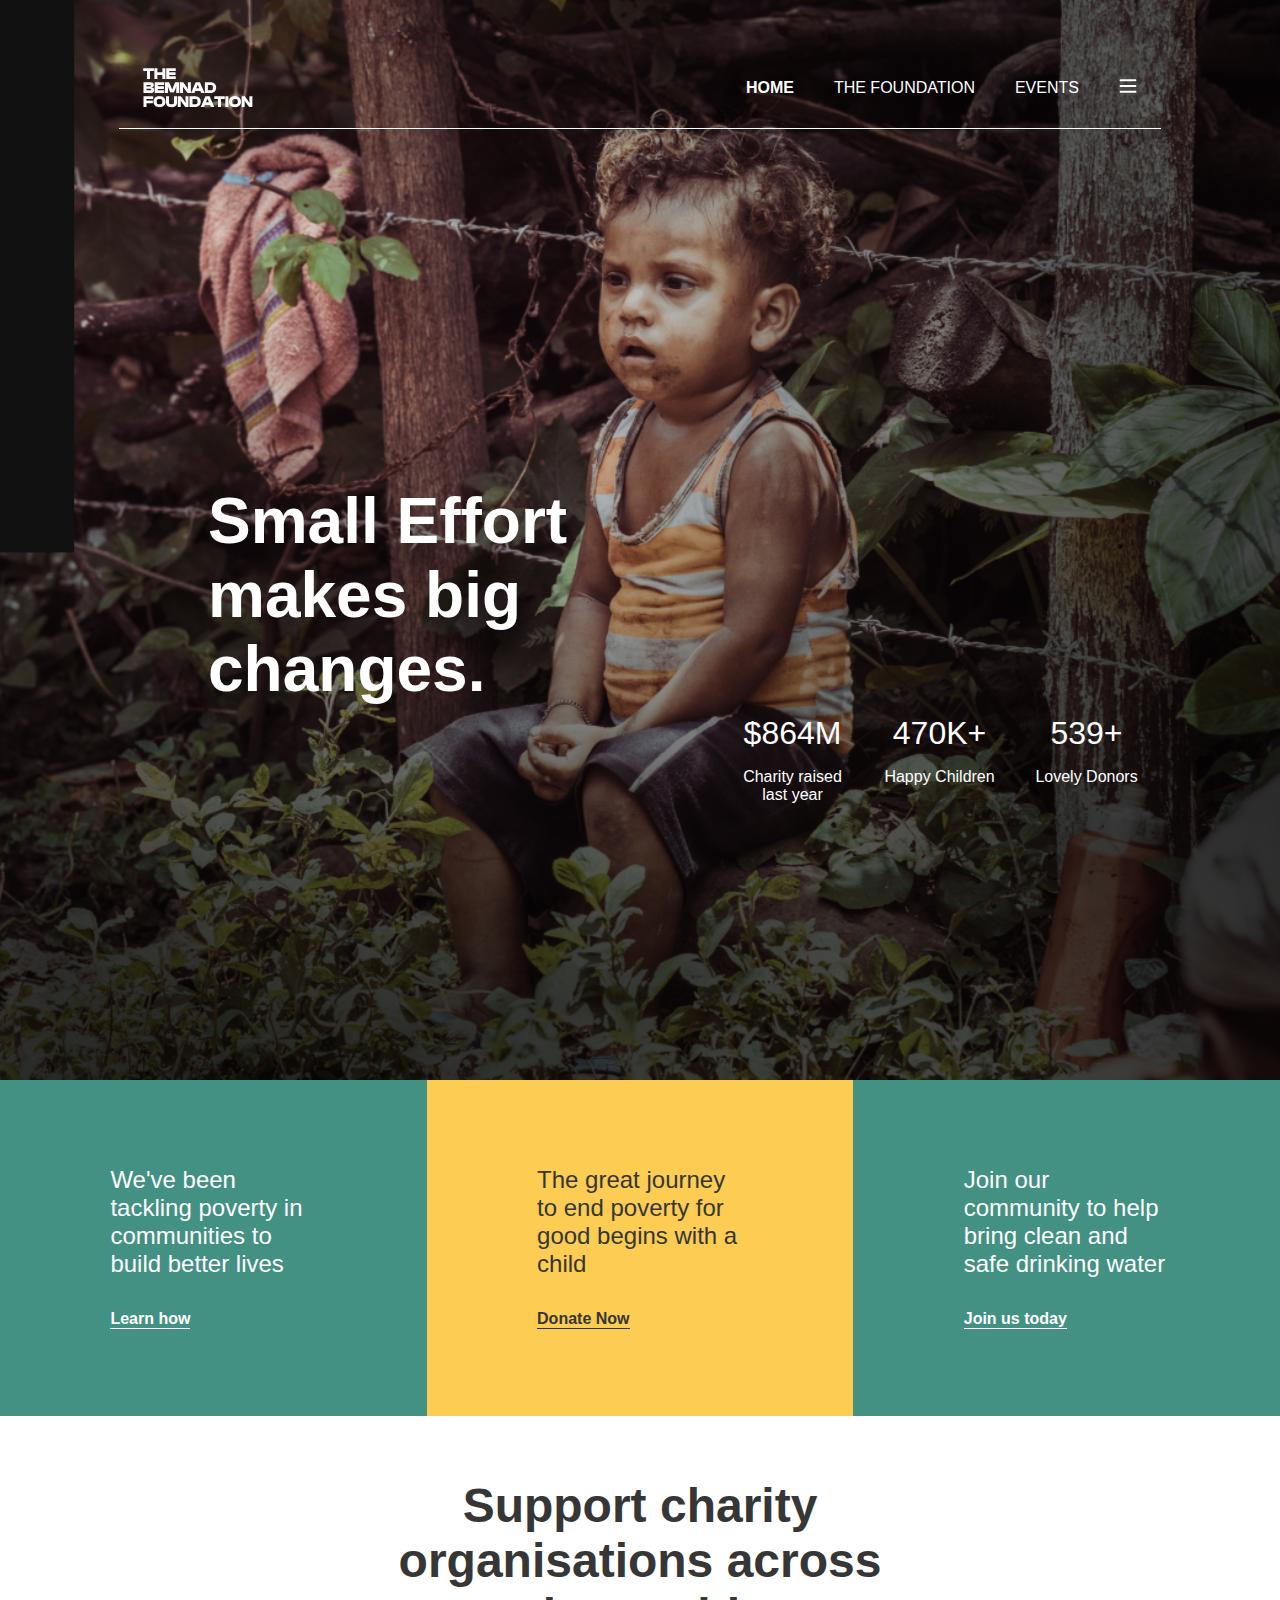
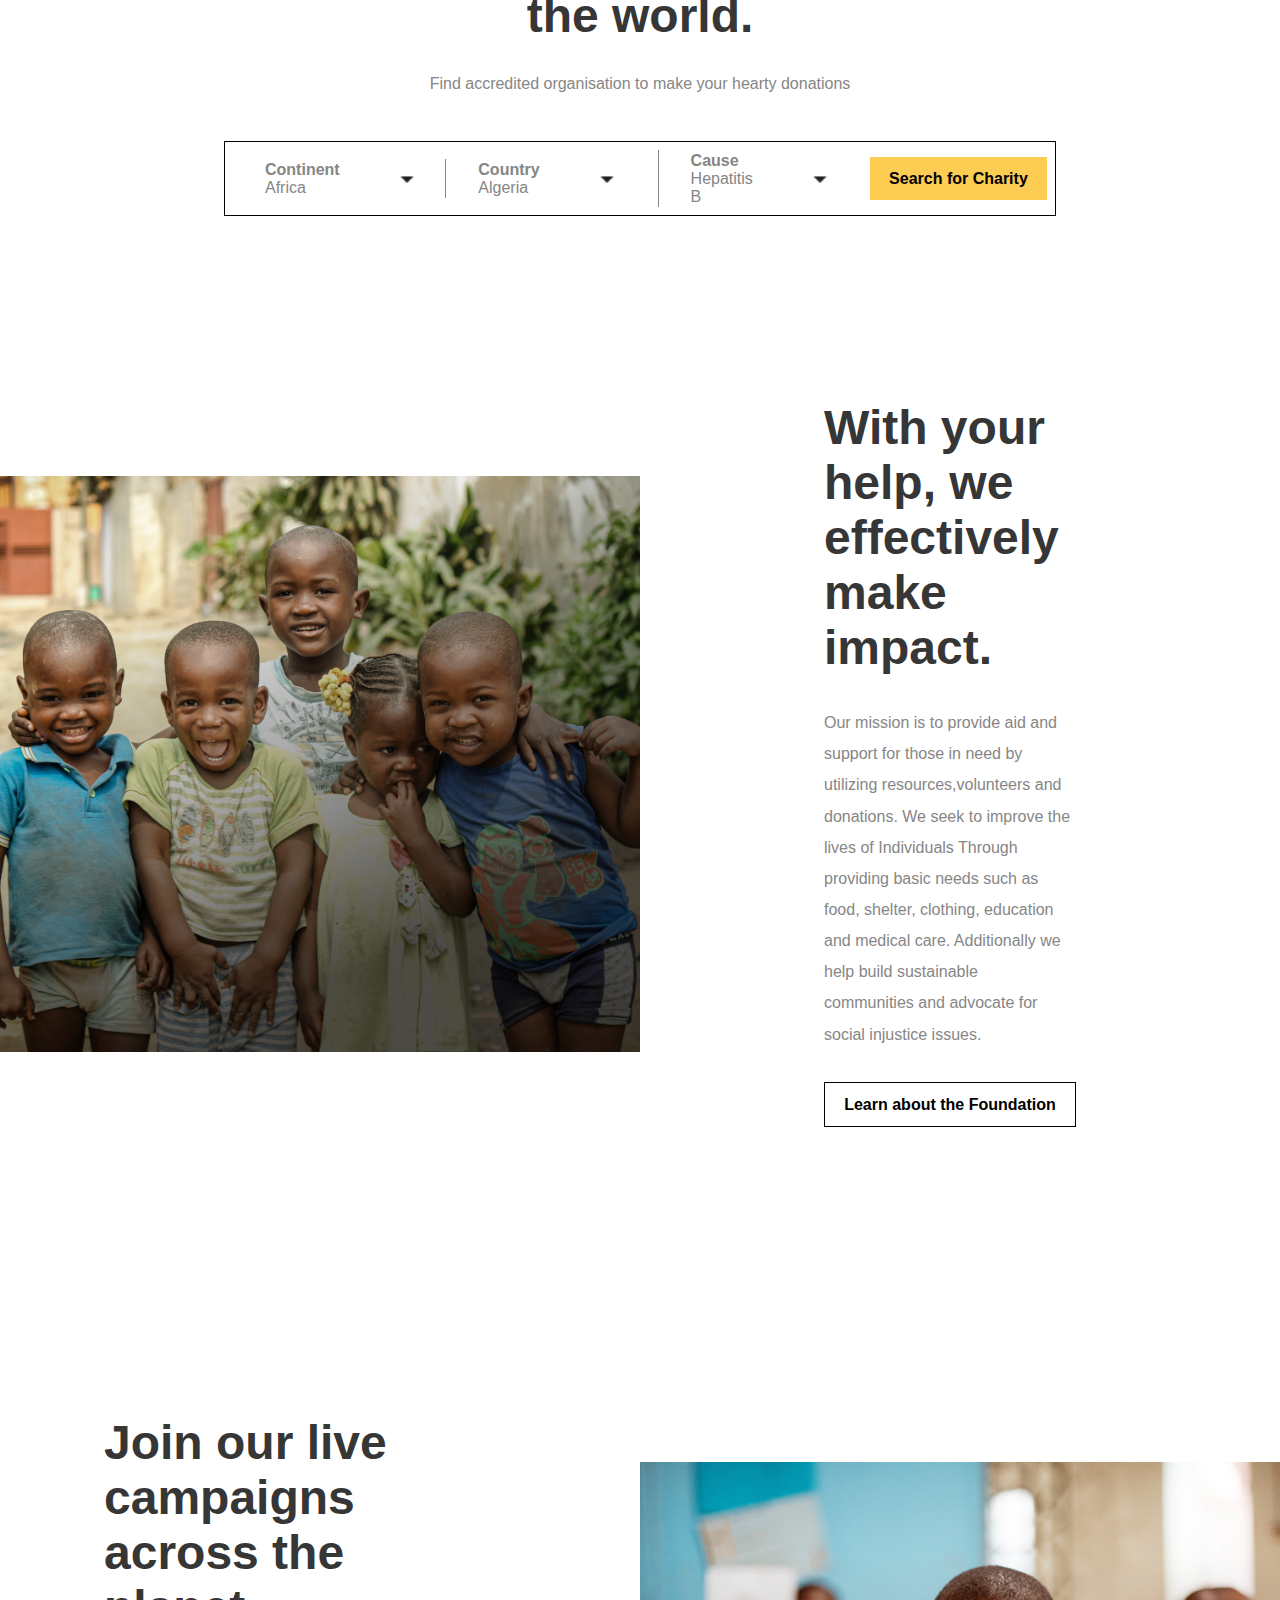
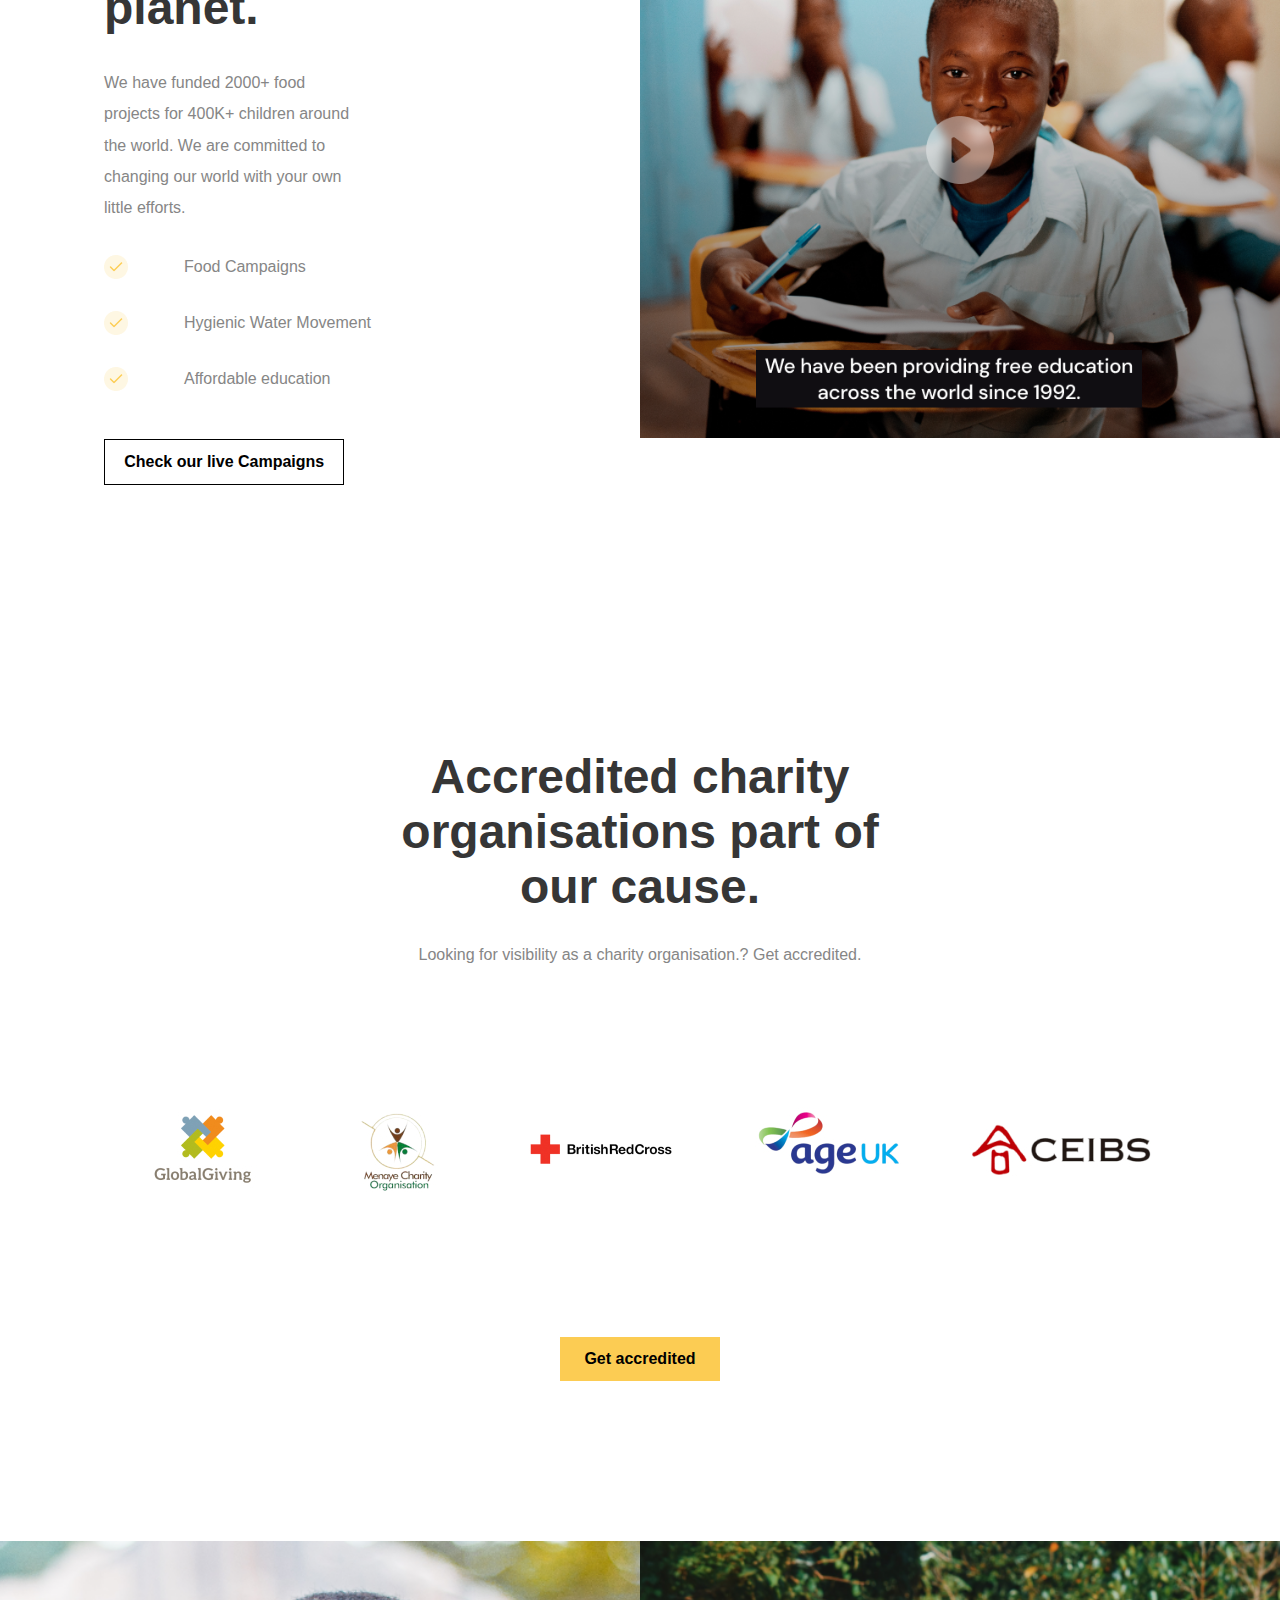
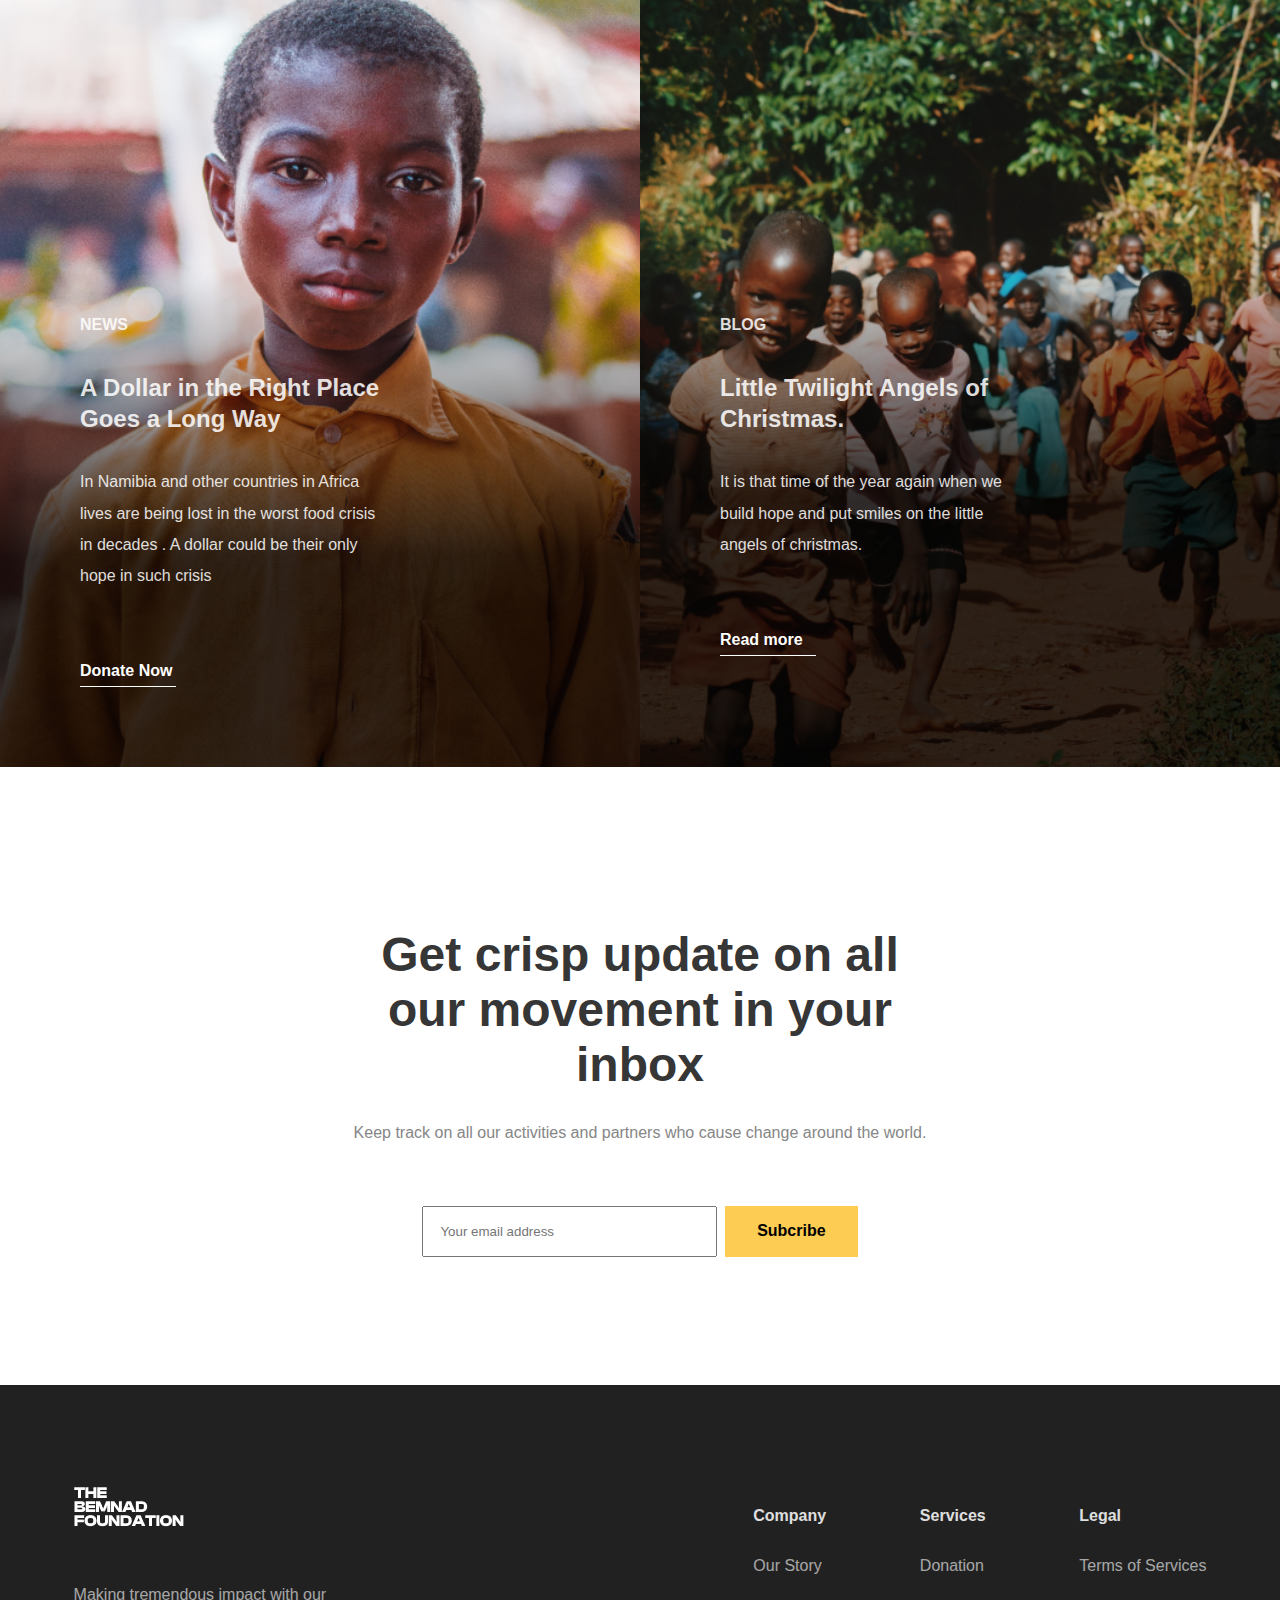
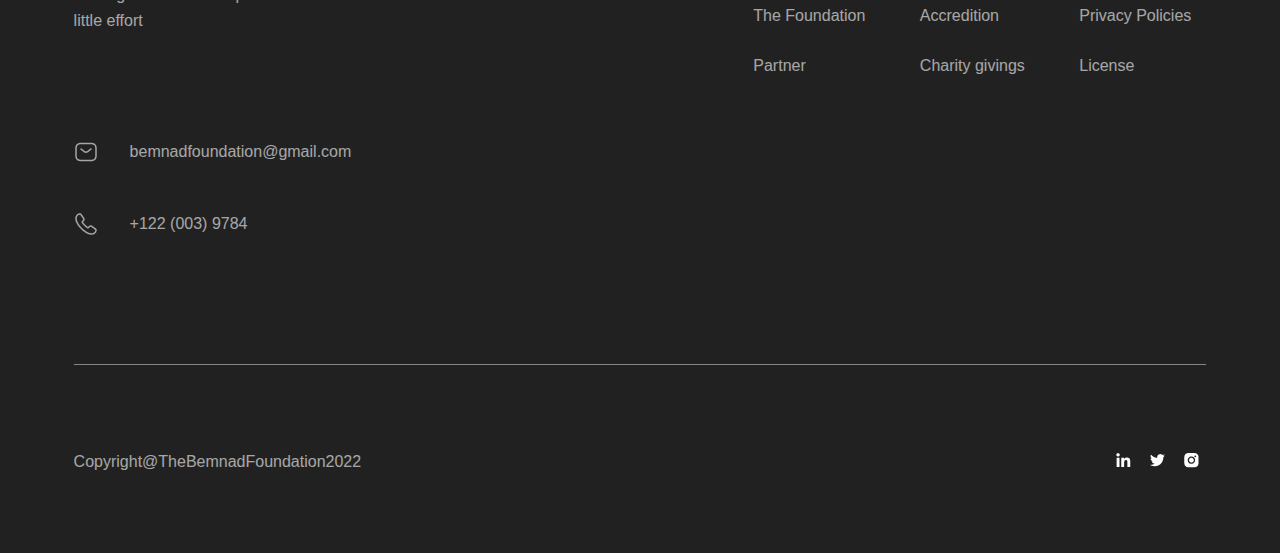
<file: Index.html>
<html lang="en">
<head>
    <meta charset="UTF-8">
    <meta name="viewport" content="width=device-width, initial-scale=1.0">
    <link rel="stylesheet" href="style1.css">
    <title>www.tbfoundation.com</title>
</head>
<body>
    <header class="header">
        <section class="hero">
            <nav class="navbar">
                <img src="Group 15.png" alt="Logo" class="Logo">
                <ul class="navlinks">
                        <li><a href="#" class="navlink default">Home</a></li>
                        <li><a href="foundation.html" class="navlink">The Foundation</a></li>
                        <li><a href="Event-index.html" class="navlink">Events</a></li>
                        <li><img src="Group.png" alt=""></li>
                </ul>
            </nav>
            <section class="hero-item">
                <h1 class="hero-header">
                Small Effort makes big changes.
                </h1>
                <div class="stats">
                    <div class="stats-card">
                    <p class="s-c-title">
                        $864M
                    </p>
                    <p class="s-c-text">
                        Charity raised last year
                    </p>
                </div>
                <div class="stats-card">
                    <p class="s-c-title">
                        470K+
                    </p>

                    <p class="s-c-text">
                        Happy Children
                    </p>
                </div>
                <div class="stats-card">
                    <p class="s-c-title">
                        539+
                    </p>
                    <p class="s-c-text">
                        Lovely Donors
                    </p>
                </div>
            </div>
            </section>
        </section>
        <section class="columns">
            <div class="column">
                <p class="column-text">We've been tackling poverty in communities to build better lives
                </p>
                <a href="#" class="link">Learn how</a>
            </div>
            <div class="column column-cta">
                <p class="column-text">The great journey to end poverty   for good begins with a child
                </p>
                <a href="#" class="link">Donate Now</a>
            </div>
            <div class="column">
                <p class="column-text">Join our community to help bring clean and safe drinking water
                </p>
                <a href="#" class="link">Join us today</a>
            </div>
        </section>
    </header>
    <main>
        <section class="one">
            <p class="section-header sct-txt">
                Support charity organisations across the world.
            </p>
            <p class="section-text sct-txt">
                Find accredited organisation to make your hearty donations
            </p>
            <div class="dropdown">
                <div class="tab t-one">
                   <div class="tab-item">
                    <p class="title">
                        Continent
                    </p>
                    <p class="value">
                        Africa
                    </p>
                   </div>
                   <a href="#"><img src="Arrow drop down.png" alt="dropdown" class="dropdown-icon"></a>
                </div>
                <div class="tab t-two">
                   <div class="tab-item">
                    <p class="title">
                        Country
                    </p>
                    <p class="value">
                        Algeria
                    </p>
                   </div>
                   <a href="#"><img src="Arrow drop down.png" alt="dropdown" class="dropdown-icon"></a>
                </div>
                <div class="tab t-three">
                   <div class="tab-item">
                    <p class="title">
                        Cause
                    </p>
                    <p class="value">
                        Hepatitis B
                    </p>
                   </div>
                   <a href="#"><img src="Arrow drop down.png" alt="dropdown" class="dropdown-icon"></a>
                </div>
                <a href="#" class="btn btn-cta">
                    Search for Charity
                </a>
            </div>
        </section>
        <section class="two">
            <section class="row-one">
                <img src="Rectangle 6.png" alt="Happy-children" class="row-img">
                <div class="row-content">
                    <p class="row-header thinner row-txt">
                        With your help, we effectively make impact.
                    </p>
                    <p class="row-text thinner row-txt">
                        Our mission is to provide aid and support for those in need by utilizing resources,volunteers and donations. We seek to improve the lives of Individuals Through providing basic needs such as food, shelter, clothing, education and medical care. Additionally we help build sustainable communities and advocate for social injustice issues. 
                    </p>
                    <a href="#" class="btn btn-clear">Learn about the Foundation</a>
                </div>
            </section>

       
            <section class="row-one row-end">
                <div class="row-content">
                    <p class="row-header row-txt">
                       Join our live campaigns across the planet.
                    </p>
                    <p class="row-text row-txt thinner">
                        We have funded  2000+  food projects for  400K+  children around the world.  We are committed to changing our world with your own little efforts.
                    </p>

                    <ul class="row-list">
                        <li>
                            <img src="Tick.png" alt="">
                        <p class="row-list-text">
                            Food Campaigns
                        </p>    
                        </li>
                        <li>
                            <img src="Tick.png" alt="">
                        <p class="row-list-text">
                            Hygienic Water Movement
                        </p>    
                        </li>
                        <li>
                            <img src="Tick.png" alt="">
                        <p class="row-list-text">
                            Affordable education
                        </p>    
                        </li>
                    </ul>
                    <a href="#" class="btn btn-clear">Check our live Campaigns</a>
                </div>
                <img src="Group 82.png" alt="Happy-children" class="row-img">
            </section>
        </section>    
            <section class="three">
                <p class="section-header sct-txt">
                    Accredited charity
                    organisations part of our cause.
                </p>
                <p class="section-text sct-txt">
                   Looking for visibility as a charity organisation.? Get accredited. </p>
                <div class="partners">
                    <img src="Partner Four.jpg" alt="" class="partner">
                    <img src="Partner three.jpg" alt="" class="partner">
                    <img src="Partner two.jpg" alt="" class="partner">
                    <img src="Partner five.jpg" alt="" class="partner">
                    <img src="Partner one.jpg" alt="" class="partner">
                </div>
                <a href="#" class="btn btn-cta">Get accredited </a>
            </section>
        <section class="blogs">
            <div class="blog blog-one">
                <div class="blogcontent">
                    <p class="blog-sub-header">
                       news
                    </p>
                    <p class="blog-header">
                        A Dollar in the Right Place Goes a Long Way 
                    </p>
                    <p class="blog-text">
                        In Namibia and other countries in Africa lives are being lost in the worst food crisis in decades . A dollar could be their only hope in such crisis
                    </p>
                    <a href="#" class="link">Donate Now</a>
                </div>
            </div>
            <div class="blog blog-two">
                <div class="blogcontent"><p class="blog-sub-header">
                    blog
                </p>
                <p class="blog-header">
                   Little Twilight Angels of Christmas. 
                </p>
                <p class="blog-text">
                    It is that time of the year again when we build hope and put smiles on the little angels of christmas.
                </p>
                <a href="#" class="link">Read more</a></div>
            </div>
        </section>
    </main>
    <footer>
        <section class="newsletter">
            <p class="section-header sct-txt">
                Get crisp update on all our movement in your inbox
            </p>
            <p class="section-text sct-txt">
               Keep track on all our activities and partners who cause change around the world. </p>
            <div class="email-container">
                <input type="email" placeholder="Your email address" id="email">  
                <a href="#" class="btn btn-cta newslet-btn">Subcribe</a>
            </div>
             
        </section>
        <section class="footer">
            <section class="top-footer">
                <div class="top-foot">
                    <section class="side-footer">
                        <img src="Group 15.png" alt="Logo" class="Logo">
                        <p class="side-footer-txt">
                            Making tremendous impact with our little effort
                        </p>
                       
                    </section>
                    <section class="footer-links">
                        <div class="company-links">
                            <p class="c-l-header">Company</p>
                            <p class="c-l-text">Our Story</p>
                            <p class="c-l-text">The Foundation</p>
                            <p class="c-l-text">Partner</p>
                        </div>
                        <div class="company-links">
                            <p class="c-l-header">Services</p>
                            <p class="c-l-text">Donation</p>
                            <p class="c-l-text">Accredition</p>
                            <p class="c-l-text">Charity givings</p>
                        </div>
                        <div class="company-links">
                            <p class="c-l-header">Legal</p>
                            <p class="c-l-text">Terms of Services</p>
                            <p class="c-l-text">Privacy Policies</p>
                            <p class="c-l-text">License</p>
                        </div>
                    </section>
                </div>
                <div class="contacts">
                    <div class="contact">
                        <img src="Sms.png" alt="" class="icon">
                        <p class="email">bemnadfoundation@gmail.com</p>
                    </div>
                    <div class="contact">
                        <img src="Call.png" alt="" class="icon">
                        <p class="phone">+122 (003) 9784
                        </p>
                    </div>
                </div>
            </section>
            <section class="bottom-footer">
                <p class="copyright">
                    Copyright@TheBemnadFoundation2022
                </p>
                <div class="social-links">
                    <img src="Linkedin.png" alt="Linkedin">
                    <img src="Twitter.png" alt="twitter">
                    <img src="Instagram.png" alt="instagram">
                </div>
            </section>
        </section>
    </footer>
</body>
</html>
</file>
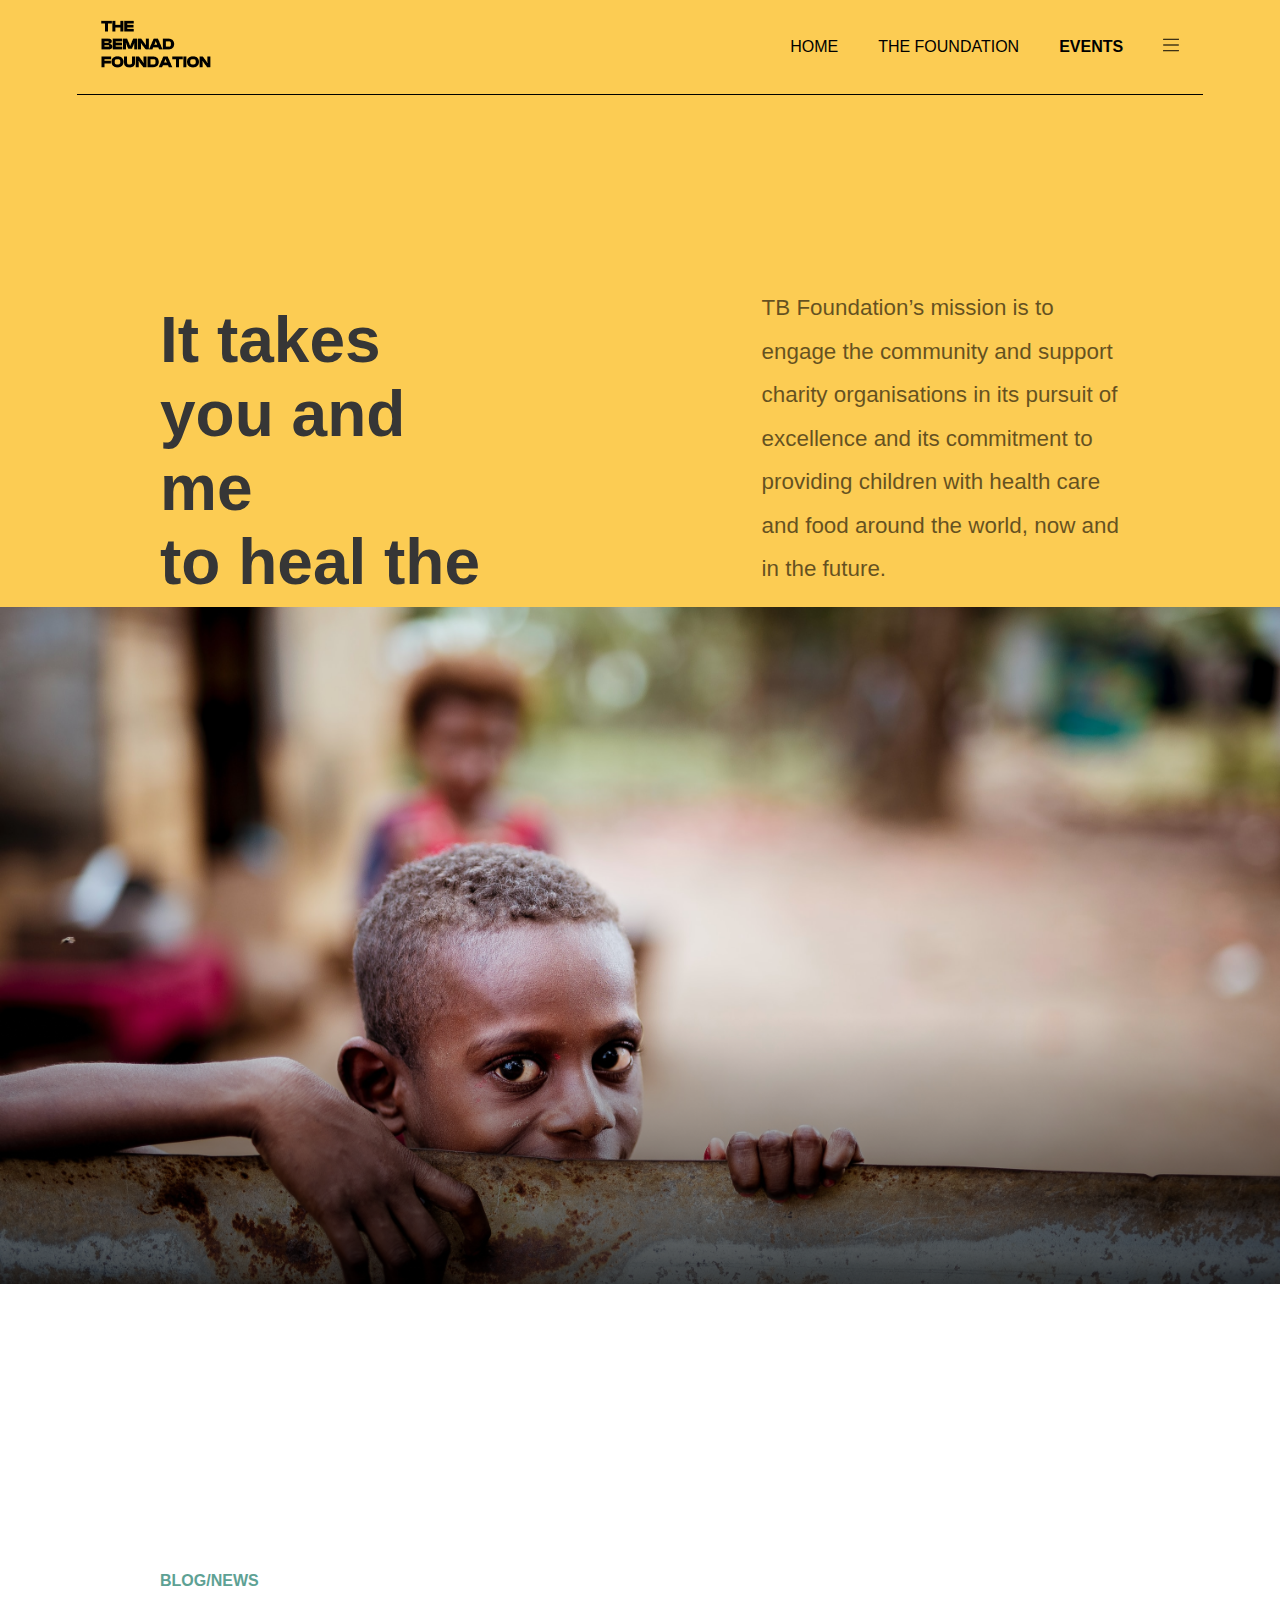
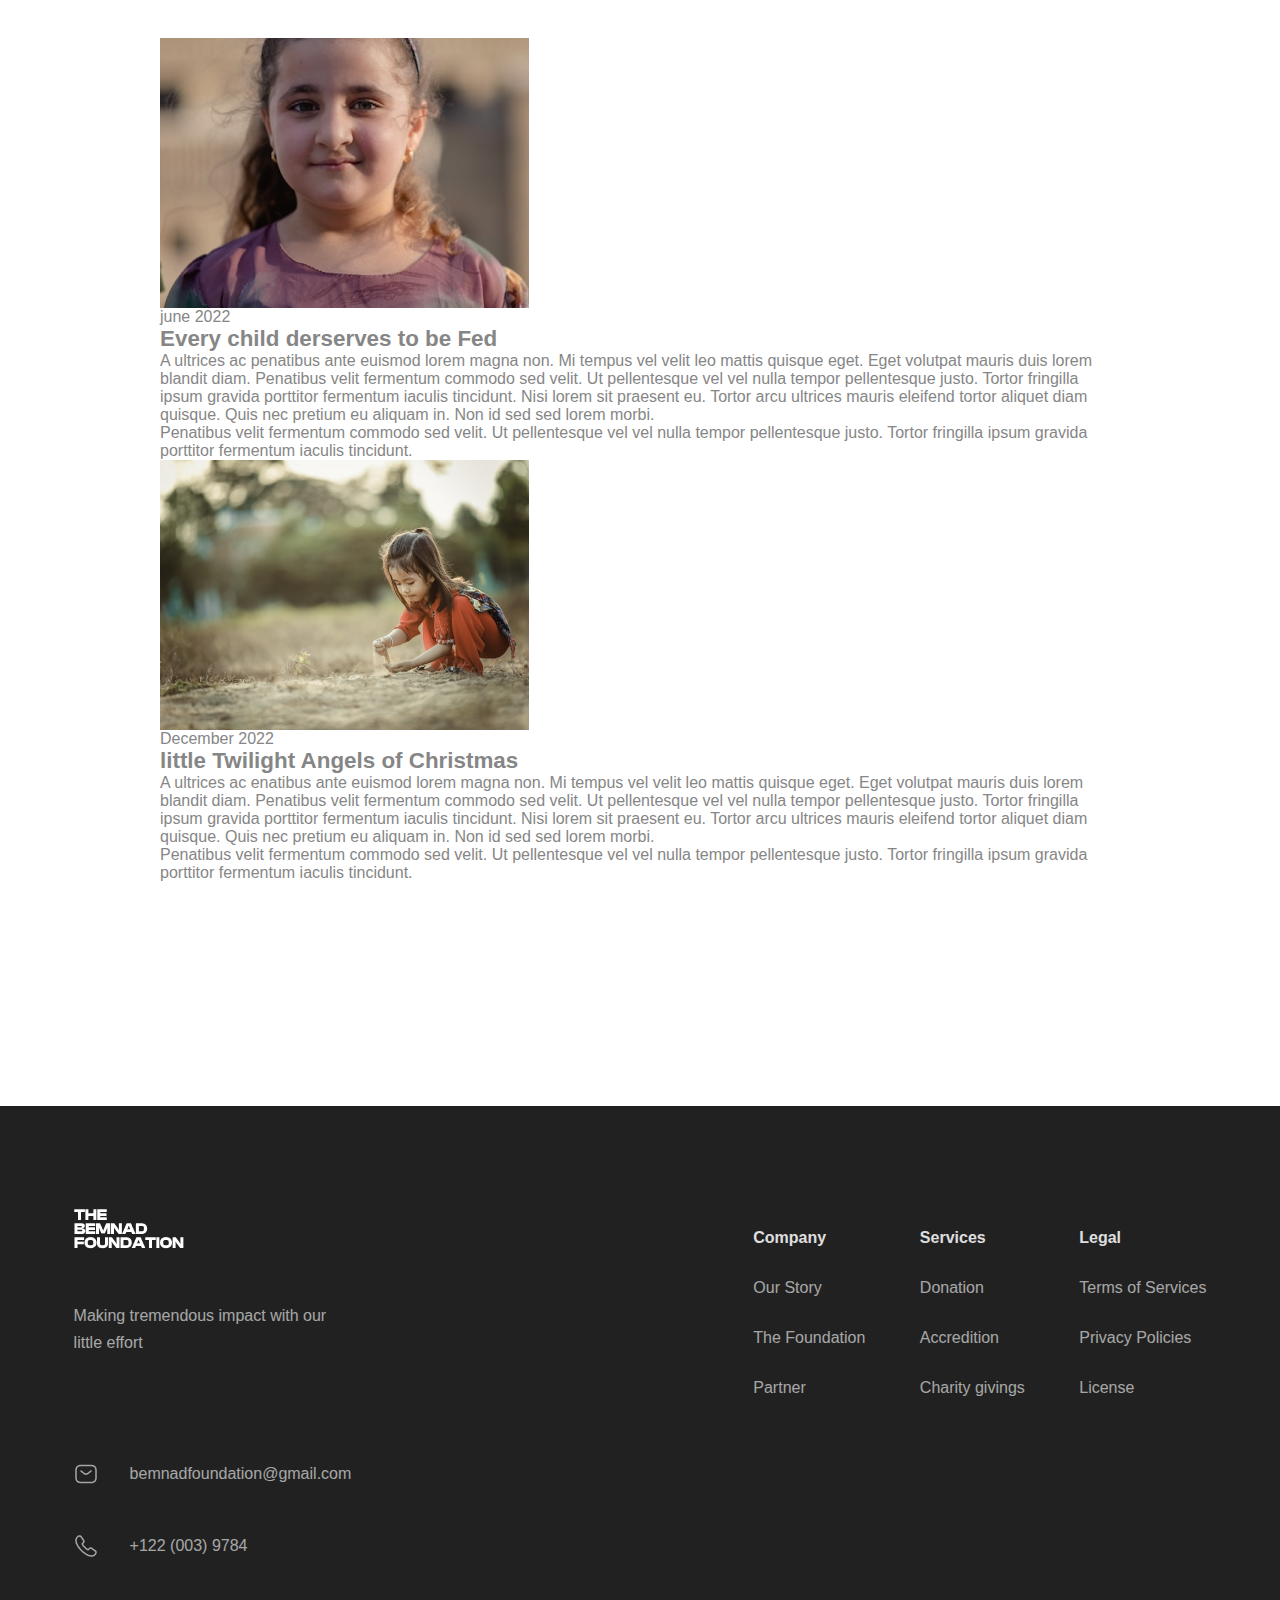
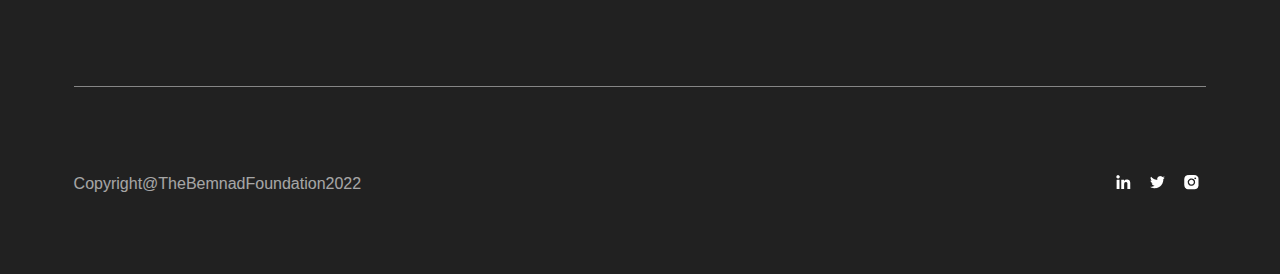
<file: Event-index.html>
<html lang="en">
<head>
    <meta charset="UTF-8">
    <meta name="viewport" content="width=
    , initial-scale=1.0">
    <link rel="stylesheet" href="style1.css">
    <link rel="shortcut icon" href="Group 15.png" type="image/x-icon">
    <title>www.tbfoundation.com</title>
</head>
<body>
    <header class="e-header">
        <section class="e-e-hero">
            <nav class="navbar e-navbar">
                <img src="logo-black.png" alt="Logo" class="Logo">
                <ul class="navlinks">
                        <li><a href="#" class="navlink  e-navlink">Home</a></li>
                        <li><a href="#" class="navlink e-navlink">The Foundation</a></li>
                        <li><a href="#" class="navlink e-navlink default">Events</a></li>
                        <li><img src="menu.png" alt=""></li>
                </ul>
            </nav>
            <section class="e-hero-head">
                <h1 class="e-hero-header row-header">
                   It takes you and me <br> to heal the world
                </h1>
                <p class="e-hero-text row-text">
                    TB Foundation’s mission is to engage the community and support charity organisations in its pursuit of excellence and its commitment to providing children with health care and food around the world, now and in the future.
                </p>
            </section>
        </section>
        <section class="event-img">
        <img src="Event-heropics.png" alt="" class="e-image">
        </section>
    </header>
    <main class="main">
        <section class="core">
            <p class="blog-sub-header core-header">
               Blog/news
             </p>
            <section class="Blog-news">
                <div class="-Blog-news">
                    <div class="image-side">
                        <img src="blog-pic1.png" alt="Team-Image">
                    <div class="blog-news-text">
                        <P class="team-texts">june 2022</P>
                    <P class="team-header">Every child derserves to be Fed</P>
                    </div>
                    <p class="text-side">
                        A ultrices ac penatibus ante euismod lorem magna non. Mi tempus vel velit leo mattis quisque eget. Eget volutpat mauris duis lorem blandit diam. Penatibus velit fermentum commodo sed velit. Ut pellentesque vel vel nulla tempor pellentesque justo. Tortor fringilla ipsum gravida porttitor fermentum iaculis tincidunt. Nisi lorem sit praesent eu. Tortor arcu ultrices mauris eleifend tortor aliquet diam quisque. Quis nec pretium eu aliquam in. Non id sed sed lorem morbi.
                        <br>
                        Penatibus velit fermentum commodo sed velit. Ut pellentesque vel vel nulla tempor pellentesque justo. Tortor fringilla ipsum gravida porttitor fermentum iaculis tincidunt.
                    </p>
                    </div>
                <div class="-Blog-news">
                    <div class="image-side">
                        <img src="blog-pic2.png" alt="Team-Image">
                    <div class="blog-news-text">
                        <P class="team-text">December 2022</P>
                    <P class="team-header ">little Twilight Angels of Christmas</P>
                    </div>
                    <p class="text-side">
                        A ultrices ac enatibus ante euismod lorem magna non. Mi tempus vel velit leo mattis quisque eget. Eget volutpat mauris duis lorem blandit diam. Penatibus velit fermentum commodo sed velit. Ut pellentesque vel vel nulla tempor pellentesque justo. Tortor fringilla ipsum gravida porttitor fermentum iaculis tincidunt. Nisi lorem sit praesent eu. Tortor arcu ultrices mauris eleifend tortor aliquet diam quisque. Quis nec pretium eu aliquam in. Non id sed sed lorem morbi.
                        <br>
                        Penatibus velit fermentum commodo sed velit. Ut pellentesque vel vel nulla tempor pellentesque justo. Tortor fringilla ipsum gravida porttitor fermentum iaculis tincidunt.
                    </p>
                    </div>
                </div>
            </section>
        </section>
    </main>
    <footer>
      
        <section class="footer">
            <section class="top-footer">
                <div class="top-foot">
                    <section class="side-footer">
                        <img src="Group 15.png" alt="Logo" class="Logo">
                        <p class="side-footer-txt">
                            Making tremendous impact with our little effort
                        </p>
                       
                    </section>
                    <section class="footer-links">
                        <div class="company-links">
                            <p class="c-l-header">Company</p>
                            <p class="c-l-text">Our Story</p>
                            <p class="c-l-text">The Foundation</p>
                            <p class="c-l-text">Partner</p>
                        </div>
                        <div class="company-links">
                            <p class="c-l-header">Services</p>
                            <p class="c-l-text">Donation</p>
                            <p class="c-l-text">Accredition</p>
                            <p class="c-l-text">Charity givings</p>
                        </div>
                        <div class="company-links">
                            <p class="c-l-header">Legal</p>
                            <p class="c-l-text">Terms of Services</p>
                            <p class="c-l-text">Privacy Policies</p>
                            <p class="c-l-text">License</p>
                        </div>
                    </section>
                </div>
                <div class="contacts">
                    <div class="contact">
                        <img src="Sms.png" alt="" class="icon">
                        <p class="email">bemnadfoundation@gmail.com</p>
                    </div>
                    <div class="contact">
                        <img src="Call.png" alt="" class="icon">
                        <p class="phone">+122 (003) 9784
                        </p>
                    </div>
                </div>
            </section>
            <section class="bottom-footer">
                <p class="copyright">
                    Copyright@TheBemnadFoundation2022
                </p>
                <div class="social-links">
                    <img src="Linkedin.png" alt="Linkedin">
                    <img src="Twitter.png" alt="twitter">
                    <img src="Instagram.png" alt="instagram">
                </div>
            </section>
        </section>
    </footer>

</body>
</html>
</file>
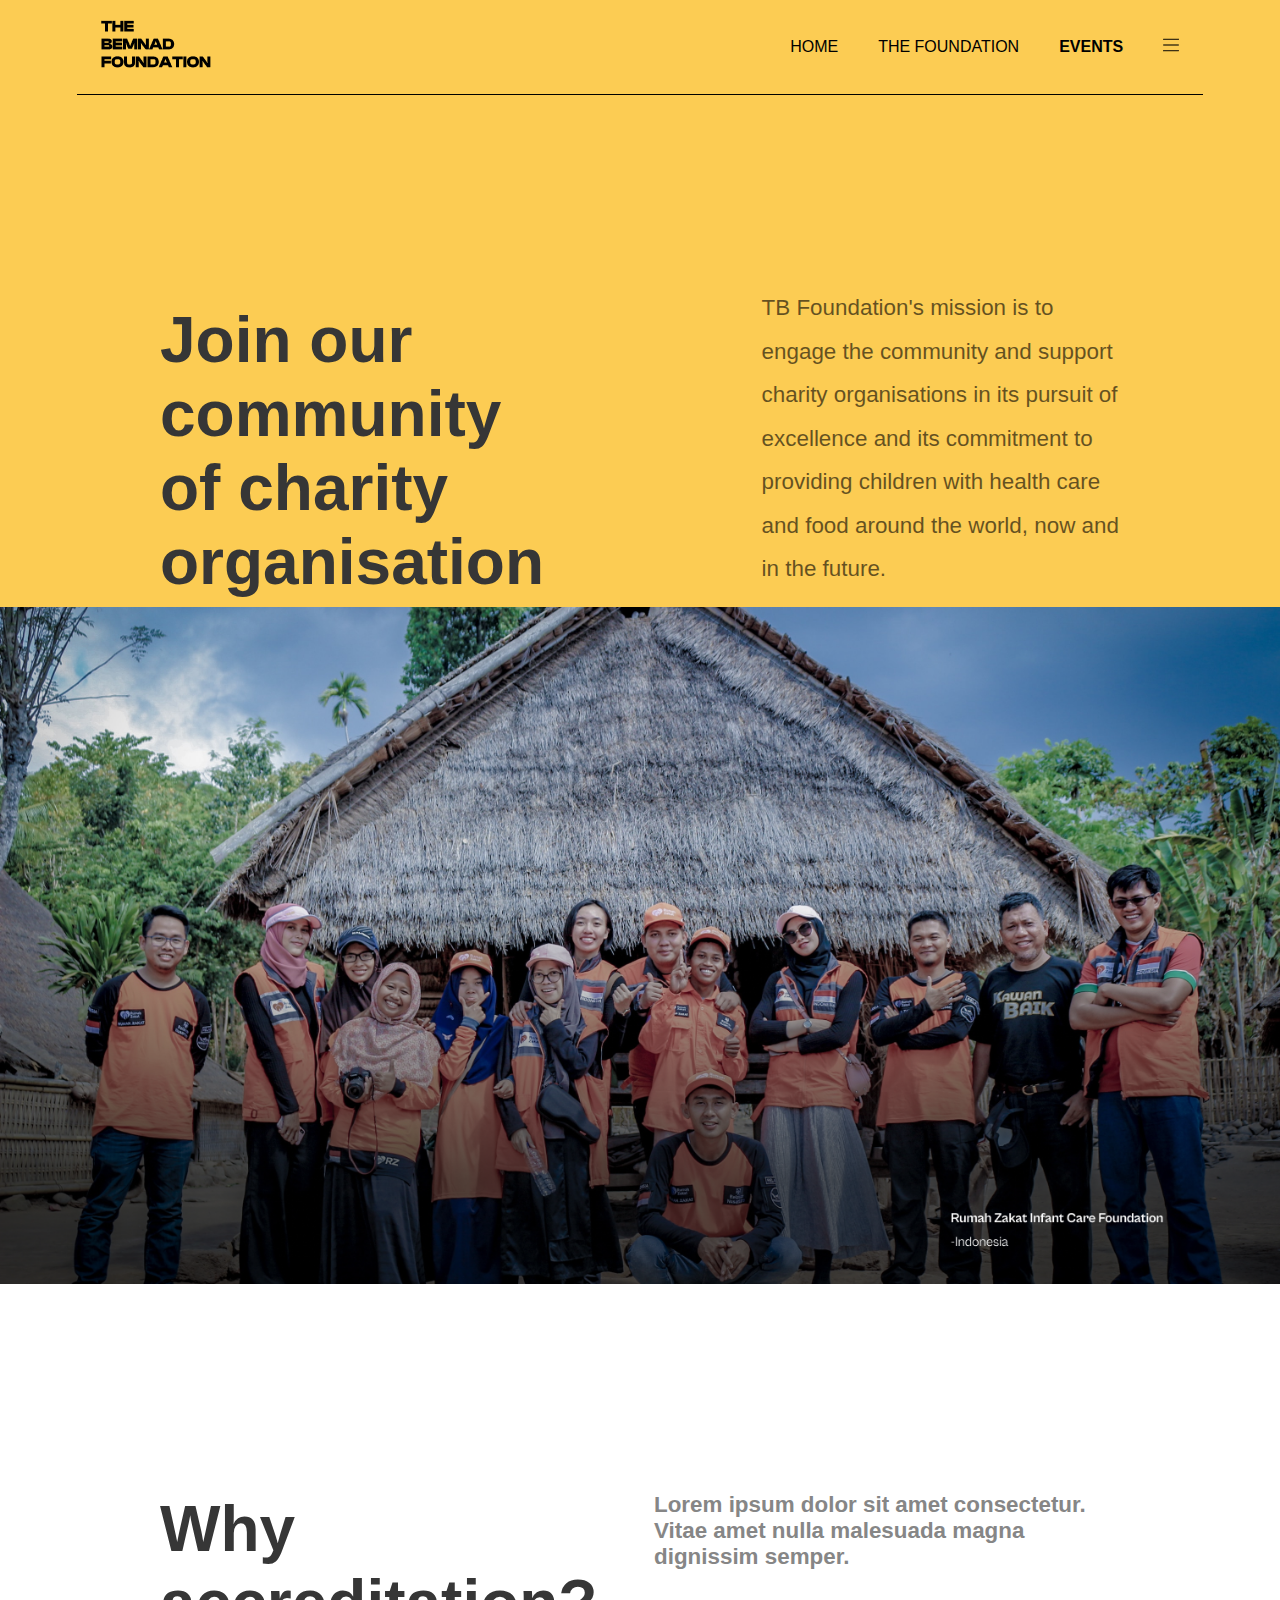
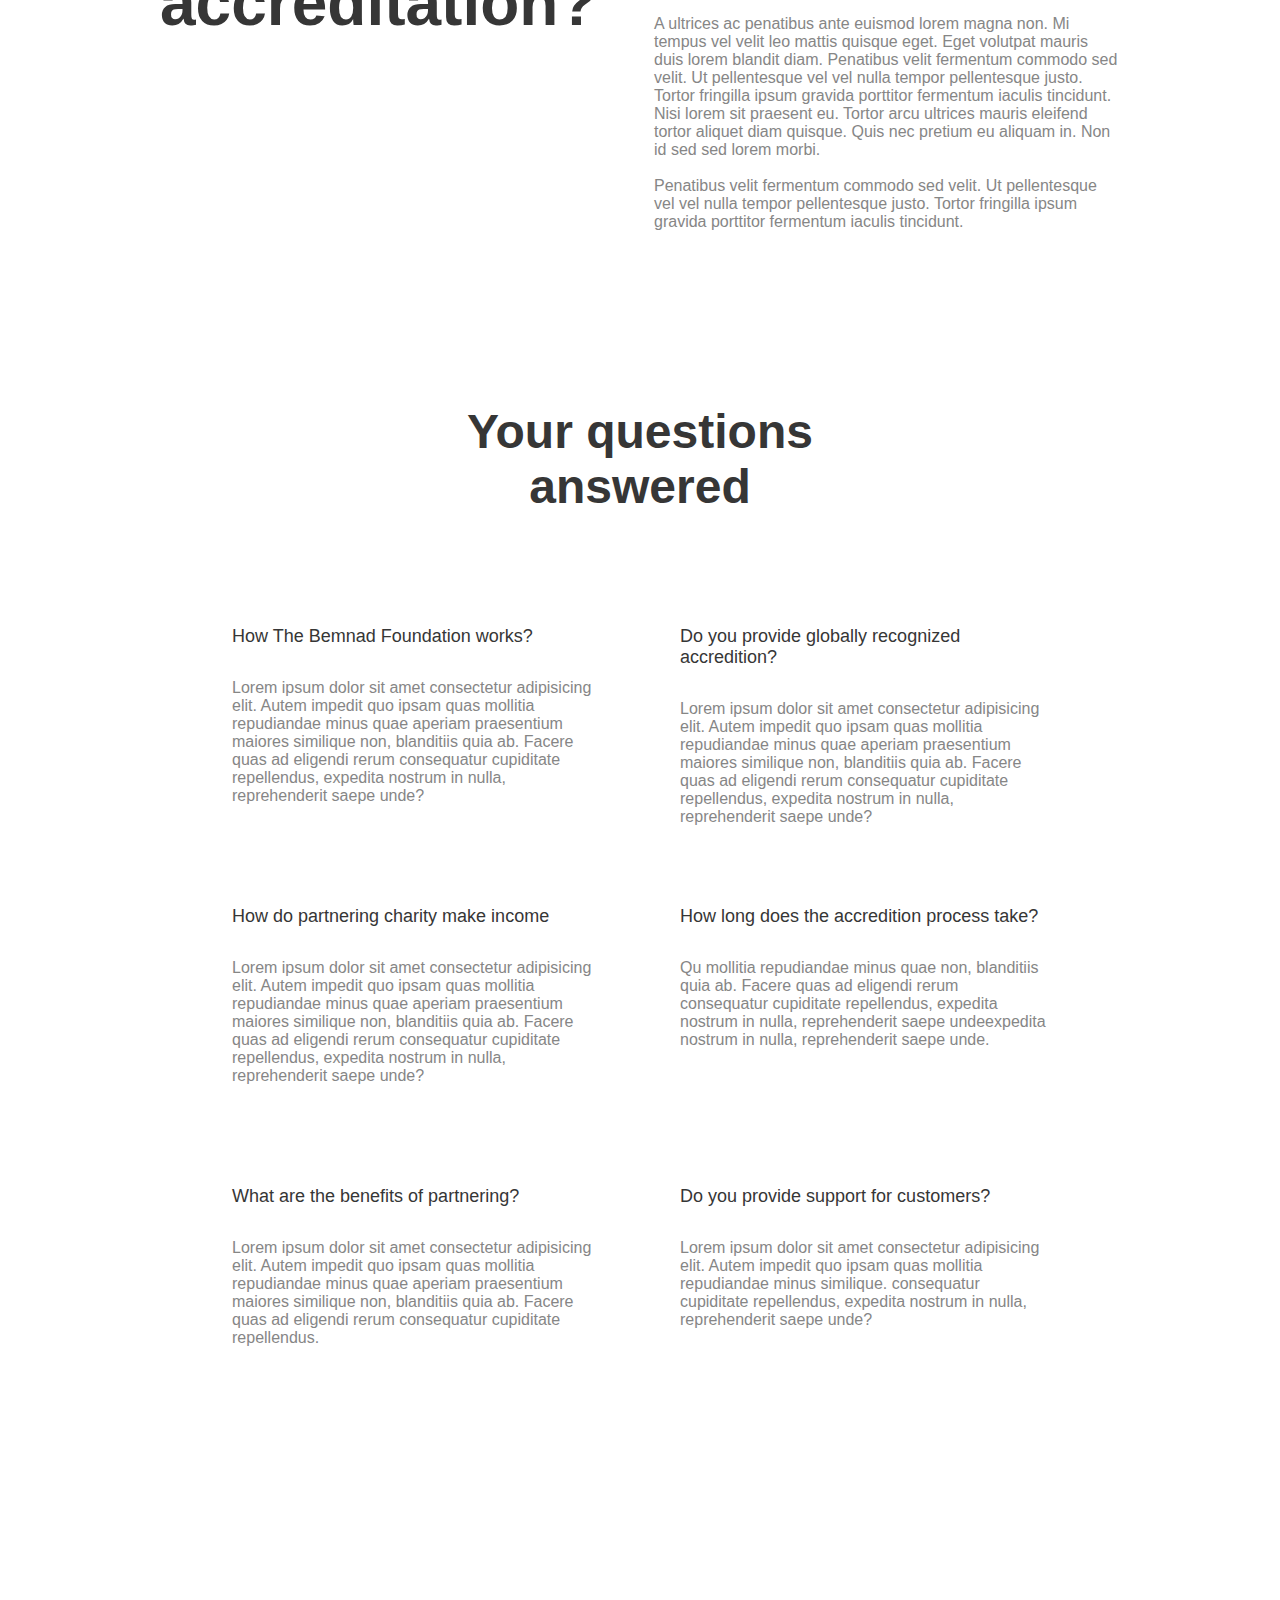
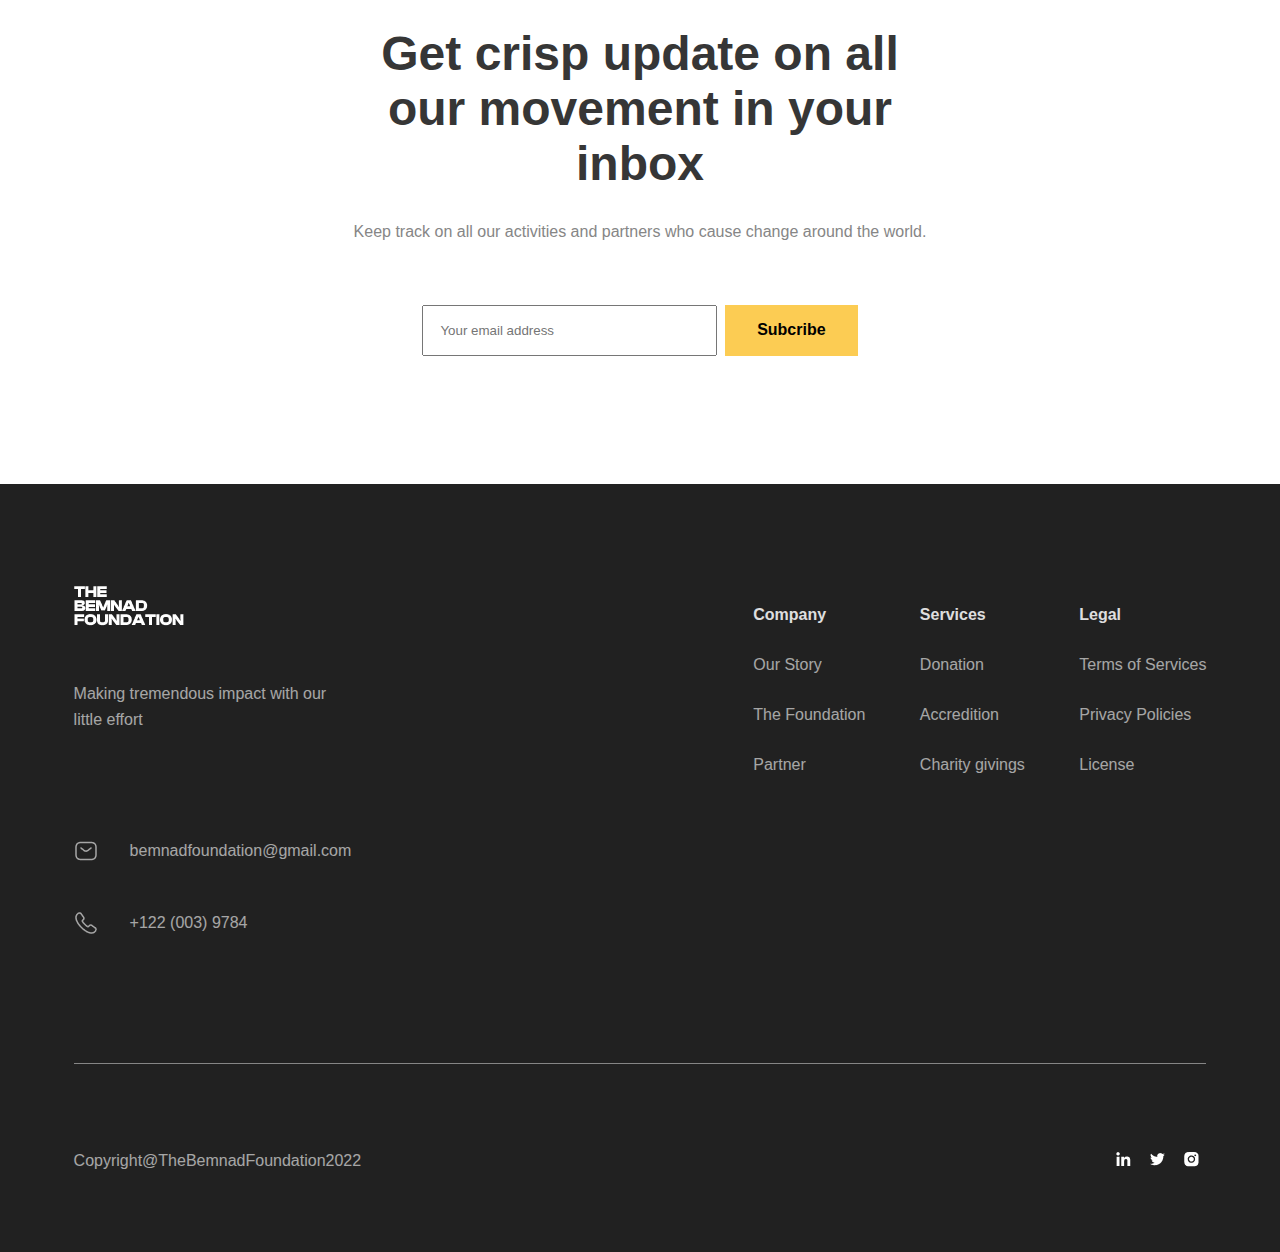
<file: event.html>
<html lang="en">
<head>
    <meta charset="UTF-8">
    <meta name="viewport" content="width=
    , initial-scale=1.0">
    <link rel="stylesheet" href="style1.css">
    <link rel="shortcut icon" href="Group 15.png" type="image/x-icon">
    <title>www.tbfoundation.com</title>
</head>
<body>
    <header class="e-header">
        <section class="e-hero">
            <nav class="navbar e-navbar">
                <img src="logo-black.png" alt="Logo" class="Logo">
                <ul class="navlinks">
                        <li><a href="#" class="navlink  e-navlink">Home</a></li>
                        <li><a href="#" class="navlink e-navlink">The Foundation</a></li>
                        <li><a href="#" class="navlink e-navlink default">Events</a></li>
                        <li><img src="menu.png" alt=""></li>
                </ul>
            </nav>
            <section class="e-hero-head">
                <h1 class="e-hero-header row-header">
                Join our community of charity organisation making impacts.
                </h1>
                <p class="e-hero-text row-text">
                    TB Foundation's mission is to engage the community and support charity organisations in its pursuit of excellence and its commitment to providing children with health care and food around the world, now and in the future. 
                </p>
            </section>
        </section>
        <section class="event-img">
        <img src="event-image.png" alt="" class="e-image">
        </section>
    </header>
    <main class="main">
        <section class="main-one">
            <p class="main-one-header ">
               Why accreditation?
                </p>
                <div class="main-one-texts">
                    
                <p class="one-text-header">
                    Lorem ipsum dolor sit amet consectetur. Vitae amet nulla malesuada magna dignissim semper.
                </p>
                <p class="one-text">
                    A ultrices ac penatibus ante euismod lorem magna non. Mi tempus vel velit leo mattis quisque eget. Eget volutpat mauris duis lorem blandit diam. Penatibus velit fermentum commodo sed velit. Ut pellentesque vel vel nulla tempor pellentesque justo. Tortor fringilla ipsum gravida porttitor fermentum iaculis tincidunt. Nisi lorem sit praesent eu. Tortor arcu ultrices mauris eleifend tortor aliquet diam quisque. Quis nec pretium eu aliquam in. Non id sed sed lorem morbi.
                    <br/>
                    <br/>
                    Penatibus velit fermentum commodo sed velit. Ut pellentesque vel vel nulla tempor pellentesque justo. Tortor fringilla ipsum gravida porttitor fermentum iaculis tincidunt.
                </p>
                </div>
        </section>
        <section class="main-three">
            <p class="section-header sct-txt">
               Your questions answered
            </p>
            <div class="faq">
                <div class="faq-questions">
                <p class="faq-header">
                    How The Bemnad Foundation works?
                </p>
                <p class="faq-text">
                    Lorem ipsum dolor sit amet consectetur adipisicing elit. Autem impedit quo ipsam quas mollitia repudiandae minus quae aperiam praesentium maiores similique non, blanditiis quia ab. Facere quas ad eligendi rerum consequatur cupiditate repellendus, expedita nostrum in nulla, reprehenderit saepe unde?
                </p>
                </div>
                <div class="faq-questions">
                <p class="faq-header">
                    Do you provide globally recognized accredition?
                </p>
                <p class="faq-text">
                    Lorem ipsum dolor sit amet consectetur adipisicing elit. Autem impedit quo ipsam quas mollitia repudiandae minus quae aperiam praesentium maiores similique non, blanditiis quia ab. Facere quas ad eligendi rerum consequatur cupiditate repellendus, expedita nostrum in nulla, reprehenderit saepe unde?
                </p>
                </div>
                <div class="faq-questions">
                <p class="faq-header">
                    How do partnering charity make income
                </p>
                <p class="faq-text">
                    Lorem ipsum dolor sit amet consectetur adipisicing elit. Autem impedit quo ipsam quas mollitia repudiandae minus quae aperiam praesentium maiores similique non, blanditiis quia ab. Facere quas ad eligendi rerum consequatur cupiditate repellendus, expedita nostrum in nulla, reprehenderit saepe unde?
                </p>
                </div>
                <div class="faq-questions">
                <p class="faq-header">
                    How long does the accredition process take?
                </p>
                <p class="faq-text">
                   Qu mollitia repudiandae minus quae  non, blanditiis quia ab. Facere quas ad eligendi rerum consequatur cupiditate repellendus, expedita nostrum in nulla, reprehenderit saepe undeexpedita nostrum in nulla, reprehenderit saepe unde.
                </p>
                </div>
                <div class="faq-questions">
                <p class="faq-header">
                    What are the benefits of partnering?
                </p>
                <p class="faq-text">
                    Lorem ipsum dolor sit amet consectetur adipisicing elit. Autem impedit quo ipsam quas mollitia repudiandae minus quae aperiam praesentium maiores similique non, blanditiis quia ab. Facere quas ad eligendi rerum consequatur cupiditate repellendus.
                </p>
                </div>
                <div class="faq-questions">
                <p class="faq-header">
                    Do you provide support for customers?
                </p>
                <p class="faq-text">
                    Lorem ipsum dolor sit amet consectetur adipisicing elit. Autem impedit quo ipsam quas mollitia repudiandae minus similique. consequatur cupiditate repellendus, expedita nostrum in nulla, reprehenderit saepe unde?
                </p>
                </div>
            </div>
        </section>
    </main>
    <footer>
        <section class="newsletter">
            <p class="section-header sct-txt">
                Get crisp update on all our movement in your inbox
            </p>
            <p class="section-text sct-txt">
               Keep track on all our activities and partners who cause change around the world. </p>
            <div class="email-container">
                <input type="email" placeholder="Your email address" id="email">  
                <a href="#" class="btn btn-cta newslet-btn">Subcribe</a>
            </div>
             
        </section>
        <section class="footer">
            <section class="top-footer">
                <div class="top-foot">
                    <section class="side-footer">
                        <img src="Group 15.png" alt="Logo" class="Logo">
                        <p class="side-footer-txt">
                            Making tremendous impact with our little effort
                        </p>
                       
                    </section>
                    <section class="footer-links">
                        <div class="company-links">
                            <p class="c-l-header">Company</p>
                            <p class="c-l-text">Our Story</p>
                            <p class="c-l-text">The Foundation</p>
                            <p class="c-l-text">Partner</p>
                        </div>
                        <div class="company-links">
                            <p class="c-l-header">Services</p>
                            <p class="c-l-text">Donation</p>
                            <p class="c-l-text">Accredition</p>
                            <p class="c-l-text">Charity givings</p>
                        </div>
                        <div class="company-links">
                            <p class="c-l-header">Legal</p>
                            <p class="c-l-text">Terms of Services</p>
                            <p class="c-l-text">Privacy Policies</p>
                            <p class="c-l-text">License</p>
                        </div>
                    </section>
                </div>
                <div class="contacts">
                    <div class="contact">
                        <img src="Sms.png" alt="" class="icon">
                        <p class="email">bemnadfoundation@gmail.com</p>
                    </div>
                    <div class="contact">
                        <img src="Call.png" alt="" class="icon">
                        <p class="phone">+122 (003) 9784
                        </p>
                    </div>
                </div>
            </section>
            <section class="bottom-footer">
                <p class="copyright">
                    Copyright@TheBemnadFoundation2022
                </p>
                <div class="social-links">
                    <img src="Linkedin.png" alt="Linkedin">
                    <img src="Twitter.png" alt="twitter">
                    <img src="Instagram.png" alt="instagram">
                </div>
            </section>
        </section>
    </footer>
</body>
</html>
</file>
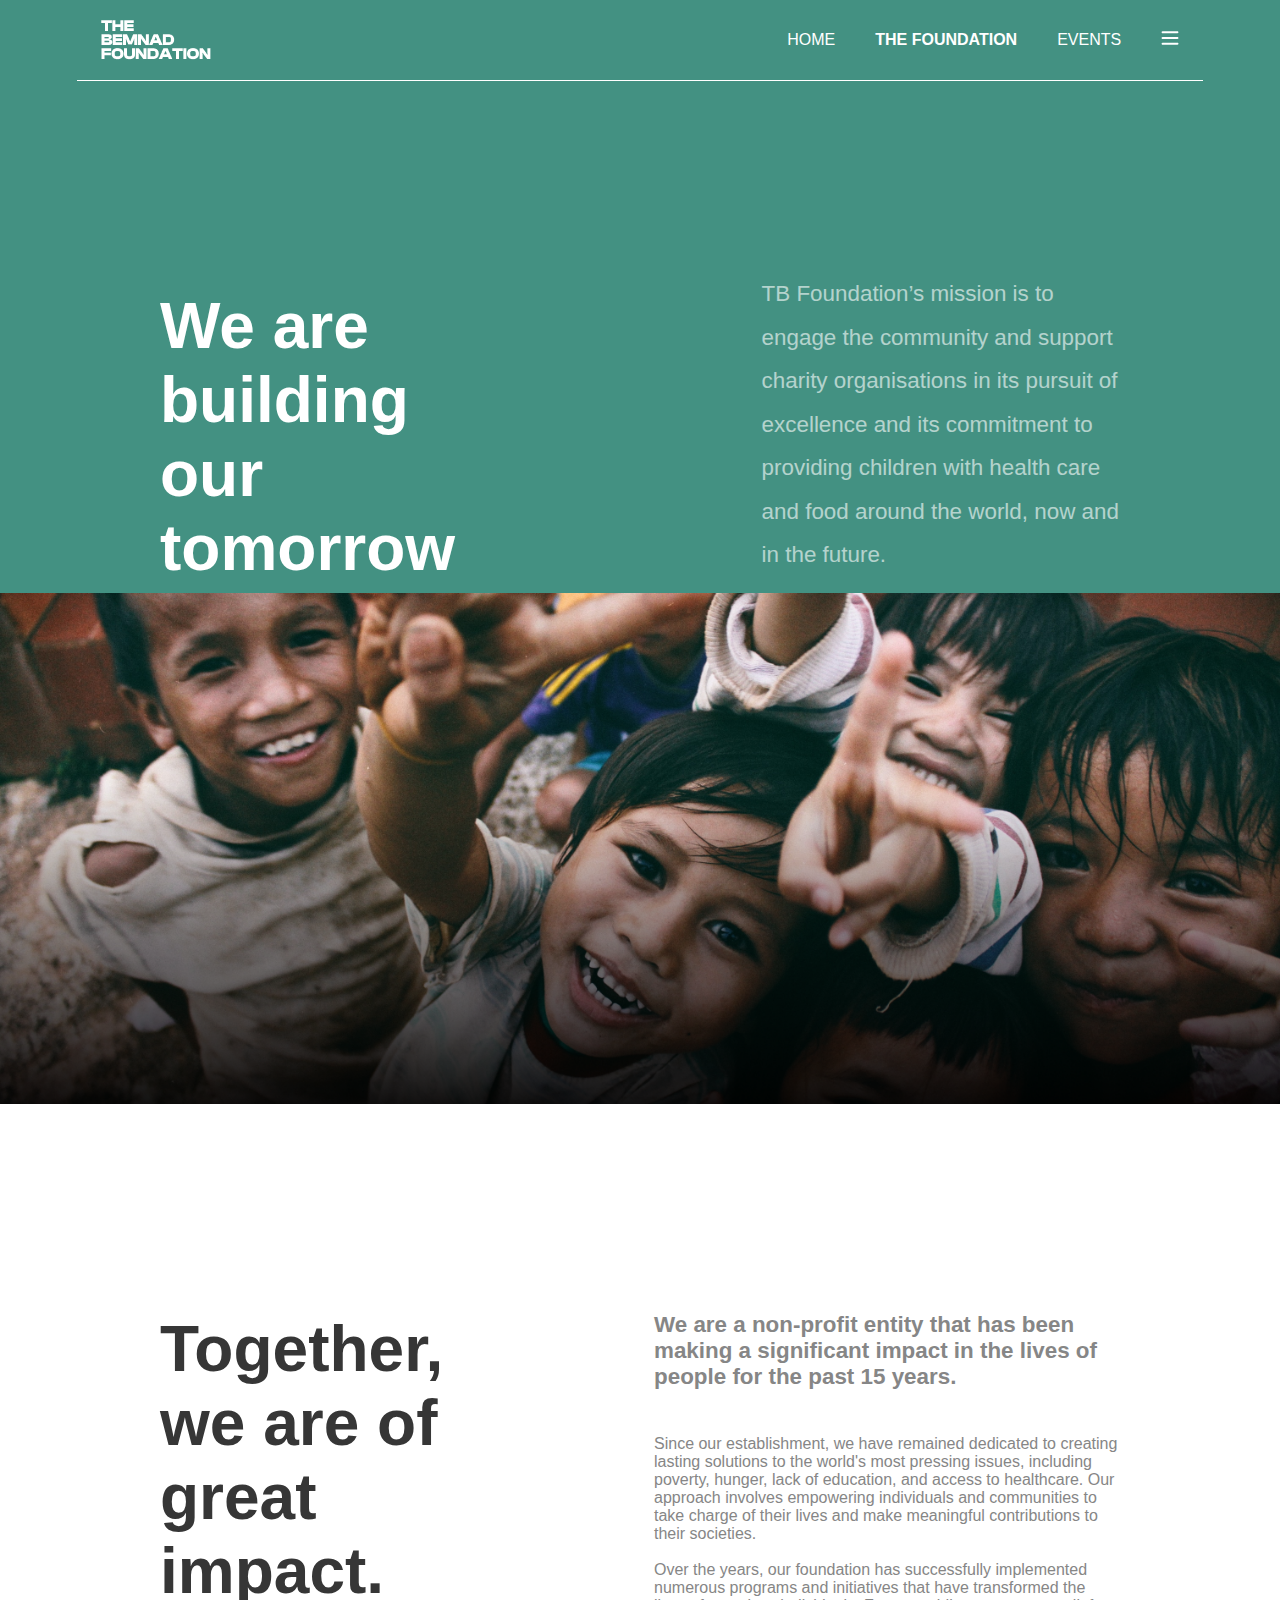
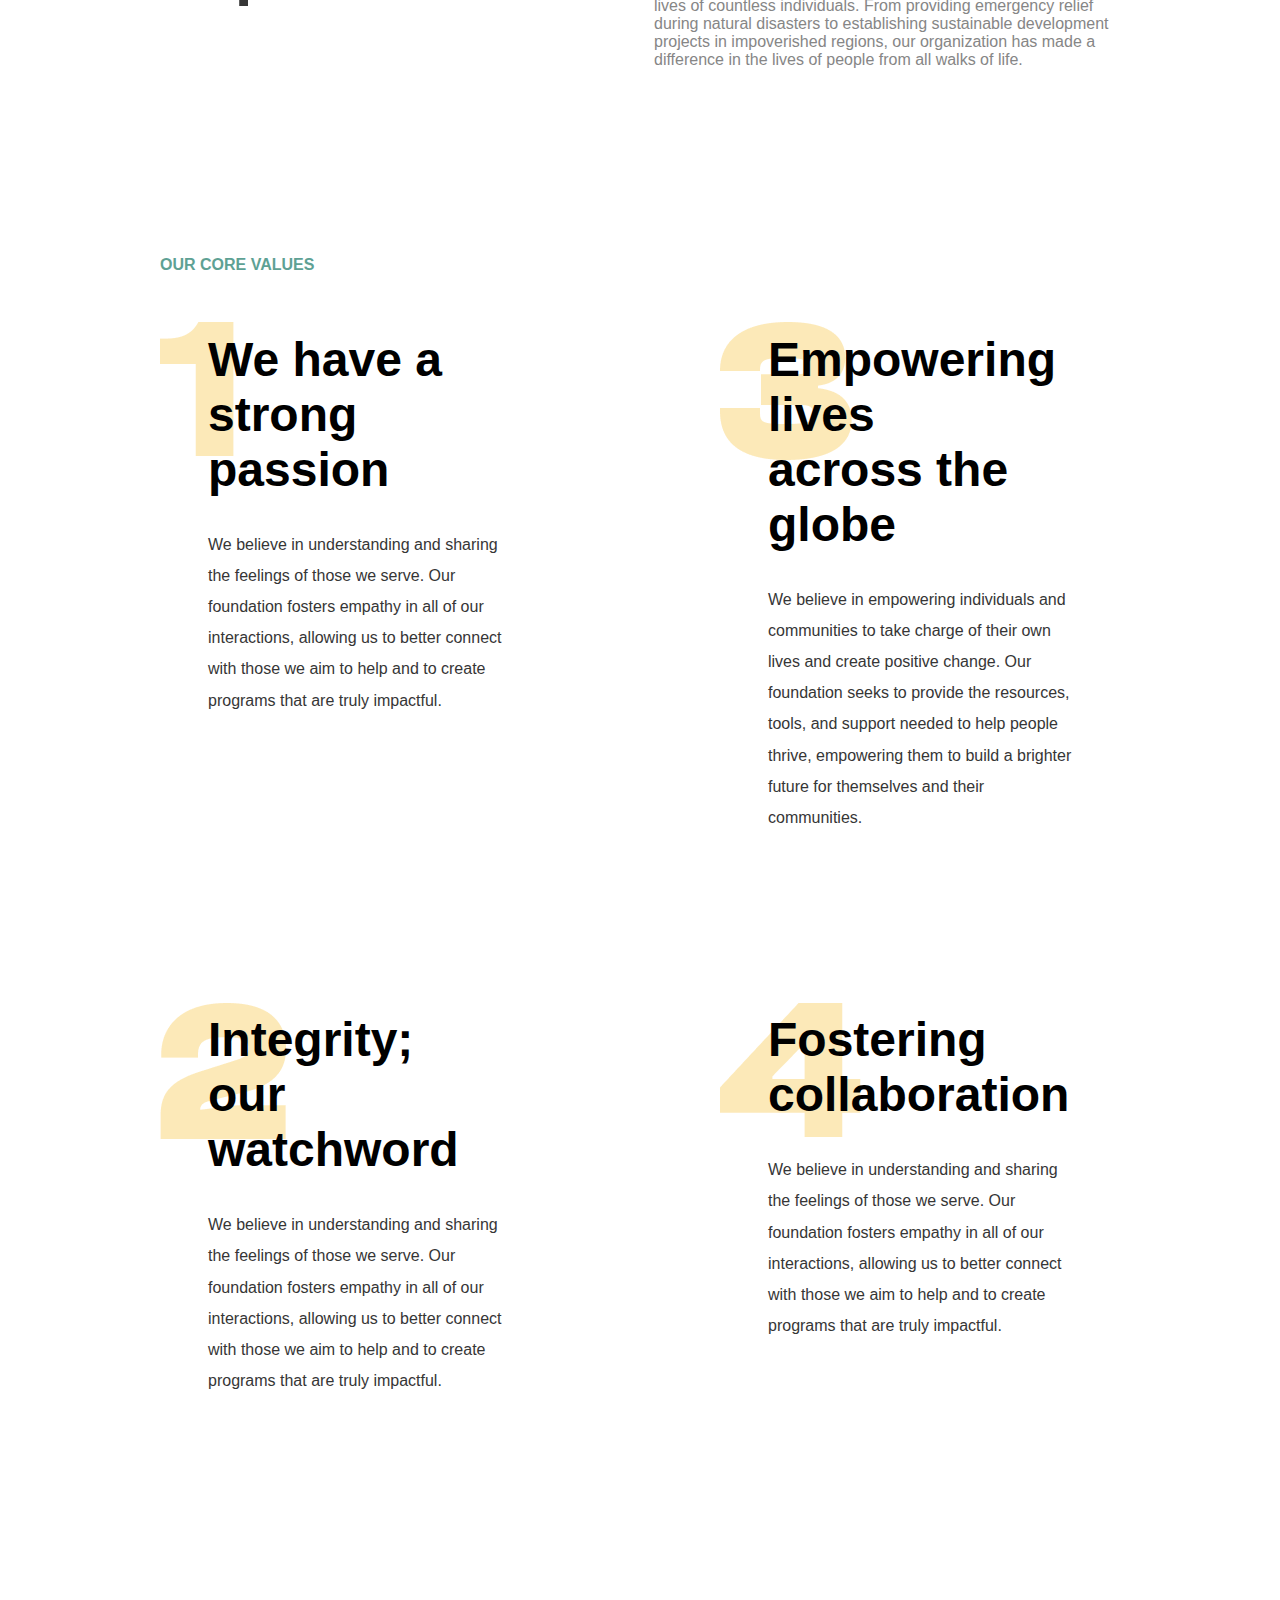
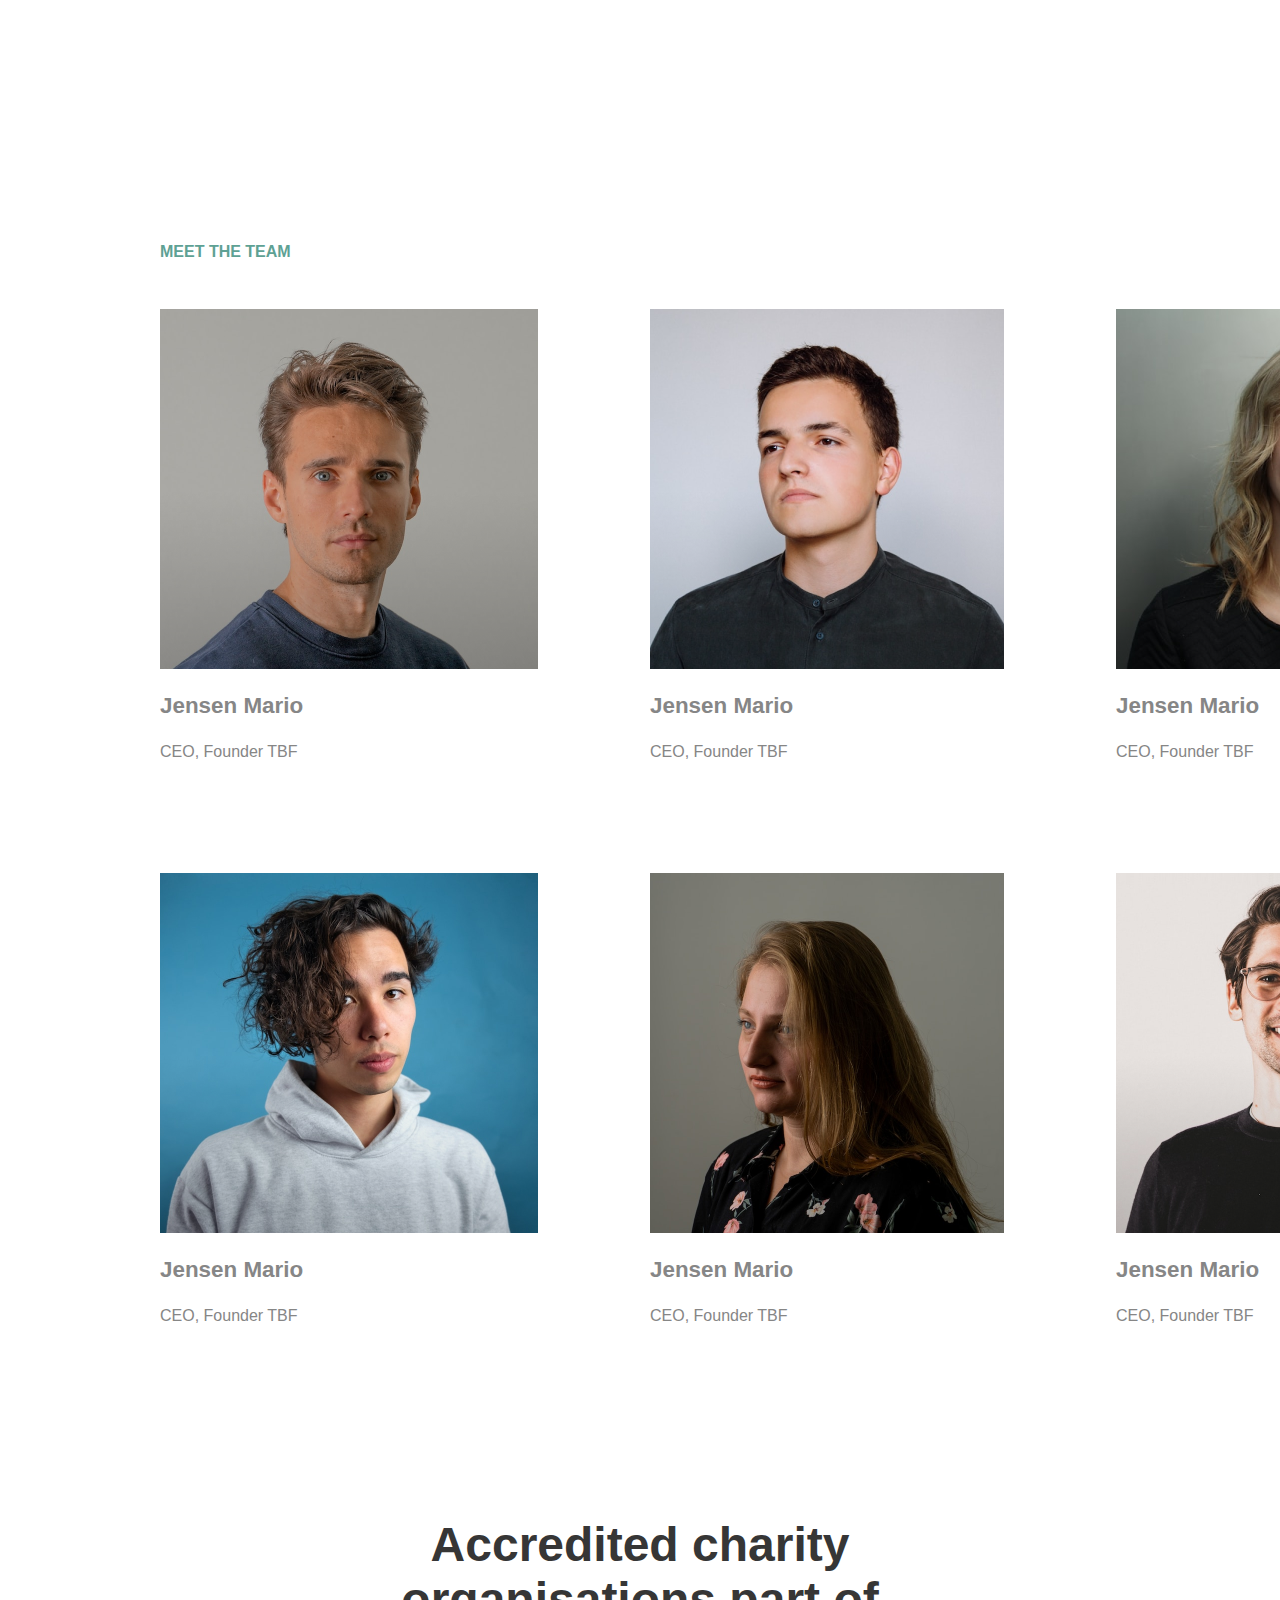
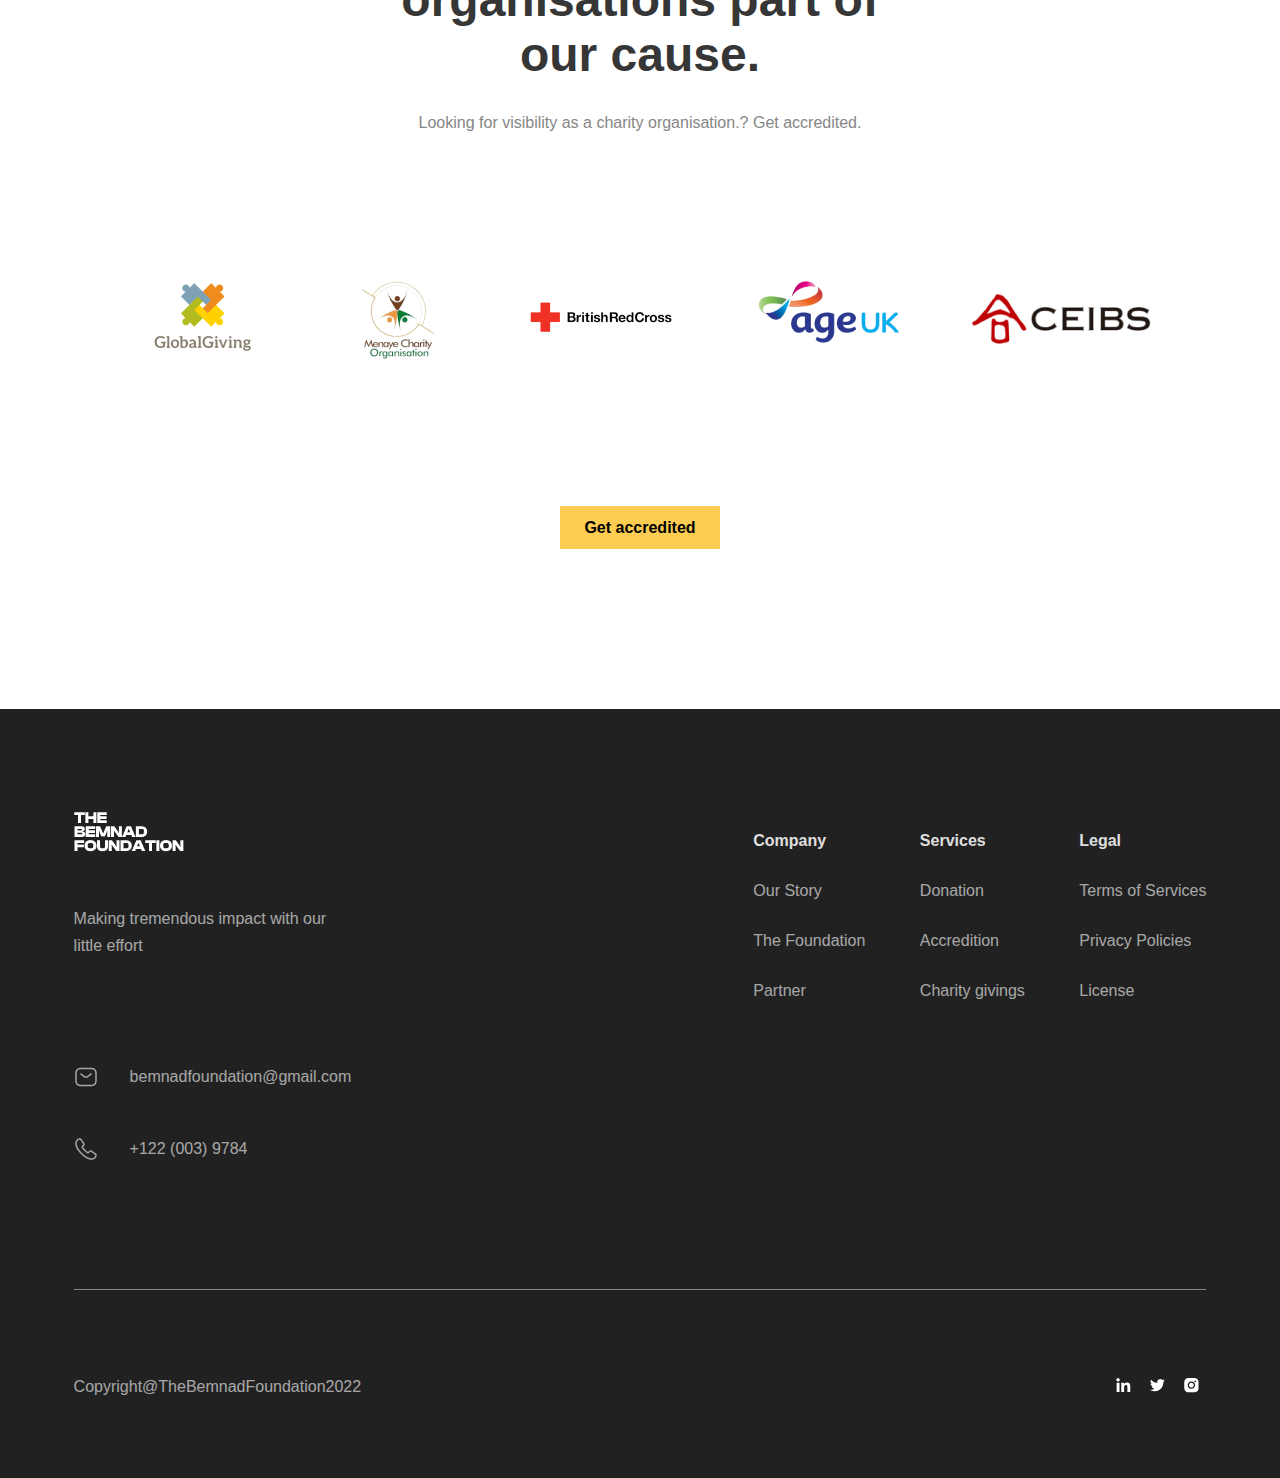
<file: foundation.html>
<html lang="en">
<head>
    <meta charset="UTF-8">
    <meta name="viewport" content="width=
    , initial-scale=1.0">
    <link rel="stylesheet" href="style1.css">
    <link rel="shortcut icon" href="Group 15.png" type="image/x-icon">
    <title>www.tbfoundation.com</title>
</head>
<body>
    <header class="e-header">
        <section class="f-hero">
            <nav class="navbar f-navbar">
                <img src="Group 15.png" alt="Logo" class="Logo">
                <ul class="navlinks">
                        <li><a href="Index.html" class="navlink  f-navlink">Home</a></li>
                        <li><a href="foundation.html" class="navlink f-navlink default">The Foundation</a></li>
                        <li><a href="#" class="navlink f-navlink ">Events</a></li>
                        <li><img src="Group.png" alt=""></li>
                </ul>
            </nav>
            <section class="e-hero-head">
                <h1 class="e-hero-header f-hero-header row-header">
                    We are building our
                    tomorrow from today.
                </h1>
                <p class="e-hero-text f-hero-text row-text">
                    TB Foundation’s mission is to engage the community and support charity organisations in its pursuit of excellence and its commitment to providing children with health care and food around the world, now and in the future.
                </p>
            </section>
        </section>
        <section class="event-img">
        <img src="Foundation-hero-image.png" alt="" class="e-image">
        </section>
    </header>
    <main class="main">
        <section class="main-one">
            <p class="main-one-header ">
                Together, we are
                of great impact.
                </p>
                <div class="main-one-texts">
                    
                <p class="one-text-header">
                    We are a non-profit entity that has been making a significant impact in the lives of people for the past 15 years.
                </p>
                <p class="one-text">
                    Since our establishment, we have remained dedicated to creating lasting solutions to the world's most pressing issues, including poverty, hunger, lack of education, and access to healthcare. Our approach involves empowering individuals and communities to take charge of their lives and make meaningful contributions to their societies.
                    <br/>
                    <br/>
                    Over the years, our foundation has successfully implemented numerous programs and initiatives that have transformed the lives of countless individuals. From providing emergency relief during natural disasters to establishing sustainable development projects in impoverished regions, our organization has made a difference in the lives of people from all walks of life.

                </p>
                </div>
        </section>

        <section class="core">
            <p class="blog-sub-header core-header">
               our core values
             </p>
            <section class="core-values">
           
                <div class="values">
                    <img src="1.png" alt="" class="serial">
                    <div class="-value">
                    <p class="value-header">We have a <br>strong passion</p>
                    <p class="value-text"> We believe in understanding and sharing the feelings of those we serve. Our foundation fosters empathy in all of our interactions, allowing us to better connect with those we aim to help and to create programs that are truly impactful.</p>
                </div>
                </div>
                <div class="values">
                    <img src="3.png" alt="" class="serial">
                    <div class="-value">
                    <p class="value-header">Empowering lives across the globe</p>
                    <p class="value-text"> We believe in empowering individuals and communities to take charge of their own lives and create positive change. Our foundation seeks to provide the resources, tools, and support needed to help people thrive, empowering them to build a brighter future for themselves and their communities.</p>
                </div>
                </div>
                <div class="values">
                    <img src="2.png" alt="" class="serial">
                    <div class="-value">
                    <p class="value-header">Integrity; our watchword</p>
                    <p class="value-text"> We believe in understanding and sharing the feelings of those we serve. Our foundation fosters empathy in all of our interactions, allowing us to better connect with those we aim to help and to create programs that are truly impactful.</p>
                </div>
                </div>
                
                <div class="values">
                    <img src="4.png" alt="" class="serial">
                    <div class="-value">
                    <p class="value-header">Fostering collaboration</p>
                    <p class="value-text"> We believe in understanding and sharing the feelings of those we serve. Our foundation fosters empathy in all of our interactions, allowing us to better connect with those we aim to help and to create programs that are truly impactful.</p>
                </div>
                </div>
            </section>
        </section>
        <section class="core">
            <p class="blog-sub-header core-header">
               Meet the team
             </p>
            <section class="teams">
                <div class="team">
                    <img src="Grid_picsone.png" alt="Team-Image">
                    <P class="team-header">Jensen Mario</P>
                    <P class="team-text">CEO, Founder TBF</P>
                </div>
                <div class="team">
                    <img src="Grid_picstwo.png" alt="Team-Image">
                    <P class="team-header">Jensen Mario</P>
                    <P class="team-text">CEO, Founder TBF</P>
                </div>
                <div class="team">
                    <img src="Grid_picsthree.png" alt="Team-Image">
                    <P class="team-header">Jensen Mario</P>
                    <P class="team-text">CEO, Founder TBF</P>
                </div>
                <div class="team">
                    <img src="Grid_picsfour.png" alt="Team-Image">
                    <P class="team-header">Jensen Mario</P>
                    <P class="team-text">CEO, Founder TBF</P>
                </div>
                <div class="team">
                    <img src="Grid_picsfive.png" alt="Team-Image">
                    <P class="team-header">Jensen Mario</P>
                    <P class="team-text">CEO, Founder TBF</P>
                </div>
                <div class="team">
                    <img src="Grid_picssix.png" alt="Team-Image">
                    <P class="team-header">Jensen Mario</P>
                    <P class="team-text">CEO, Founder TBF</P>
                </div>
            </section>
        </section>
        <section class="three">
            <p class="section-header sct-txt">
                Accredited charity organisations part of our cause.
            </p>
            <p class="section-text sct-txt">
               Looking for visibility as a charity organisation.? Get accredited. </p>
            <div class="partners">
                <img src="Partner Four.jpg" alt="" class="partner">
                <img src="Partner three.jpg" alt="" class="partner">
                <img src="Partner two.jpg" alt="" class="partner">
                <img src="Partner five.jpg" alt="" class="partner">
                <img src="Partner one.jpg" alt="" class="partner">
            </div>
            <a href="#" class="btn btn-cta">Get accredited </a>
        </section>
    </main>
    <footer>
      
        <section class="footer">
            <section class="top-footer">
                <div class="top-foot">
                    <section class="side-footer">
                        <img src="Group 15.png" alt="Logo" class="Logo">
                        <p class="side-footer-txt">
                            Making tremendous impact with our little effort
                        </p>
                       
                    </section>
                    <section class="footer-links">
                        <div class="company-links">
                            <p class="c-l-header">Company</p>
                            <p class="c-l-text">Our Story</p>
                            <p class="c-l-text">The Foundation</p>
                            <p class="c-l-text">Partner</p>
                        </div>
                        <div class="company-links">
                            <p class="c-l-header">Services</p>
                            <p class="c-l-text">Donation</p>
                            <p class="c-l-text">Accredition</p>
                            <p class="c-l-text">Charity givings</p>
                        </div>
                        <div class="company-links">
                            <p class="c-l-header">Legal</p>
                            <p class="c-l-text">Terms of Services</p>
                            <p class="c-l-text">Privacy Policies</p>
                            <p class="c-l-text">License</p>
                        </div>
                    </section>
                </div>
                <div class="contacts">
                    <div class="contact">
                        <img src="Sms.png" alt="" class="icon">
                        <p class="email">bemnadfoundation@gmail.com</p>
                    </div>
                    <div class="contact">
                        <img src="Call.png" alt="" class="icon">
                        <p class="phone">+122 (003) 9784
                        </p>
                    </div>
                </div>
            </section>
            <section class="bottom-footer">
                <p class="copyright">
                    Copyright@TheBemnadFoundation2022
                </p>
                <div class="social-links">
                    <img src="Linkedin.png" alt="Linkedin">
                    <img src="Twitter.png" alt="twitter">
                    <img src="Instagram.png" alt="instagram">
                </div>
            </section>
        </section>
    </footer>
</body>
</html>
</file>
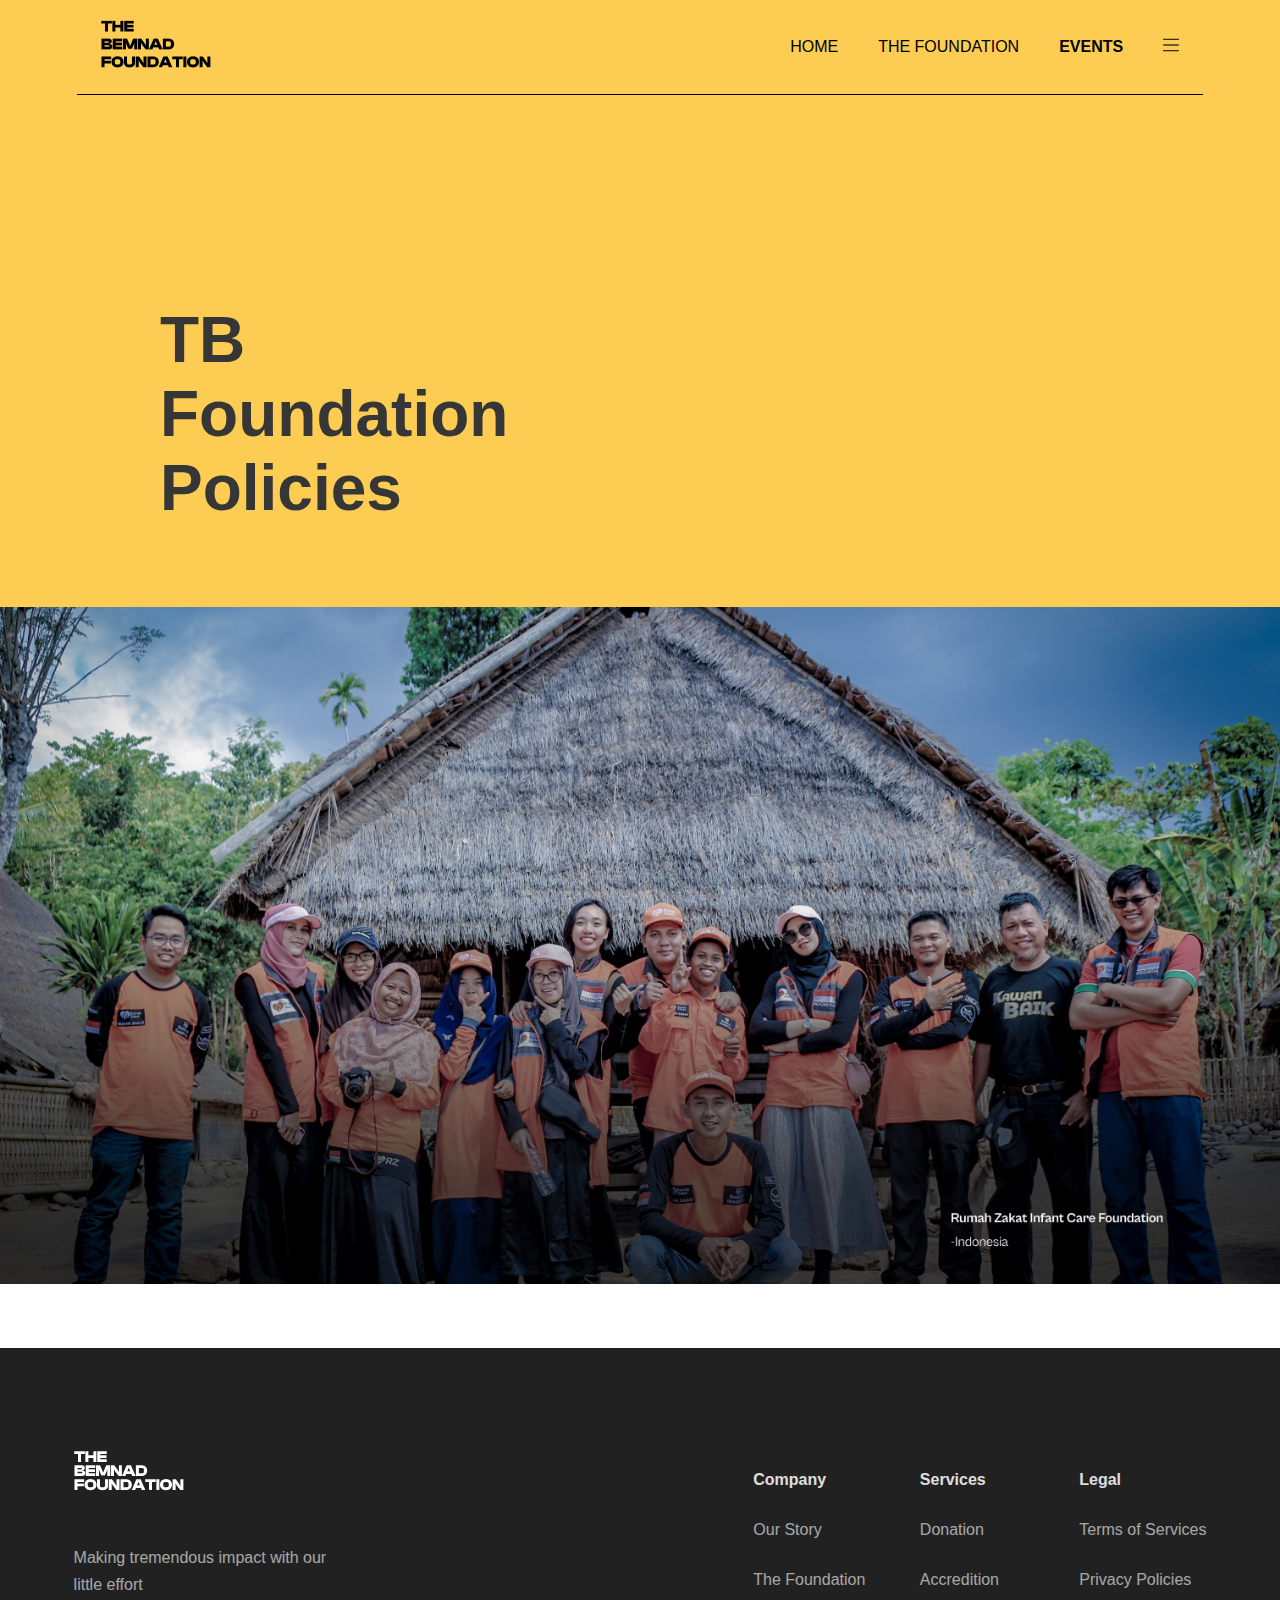
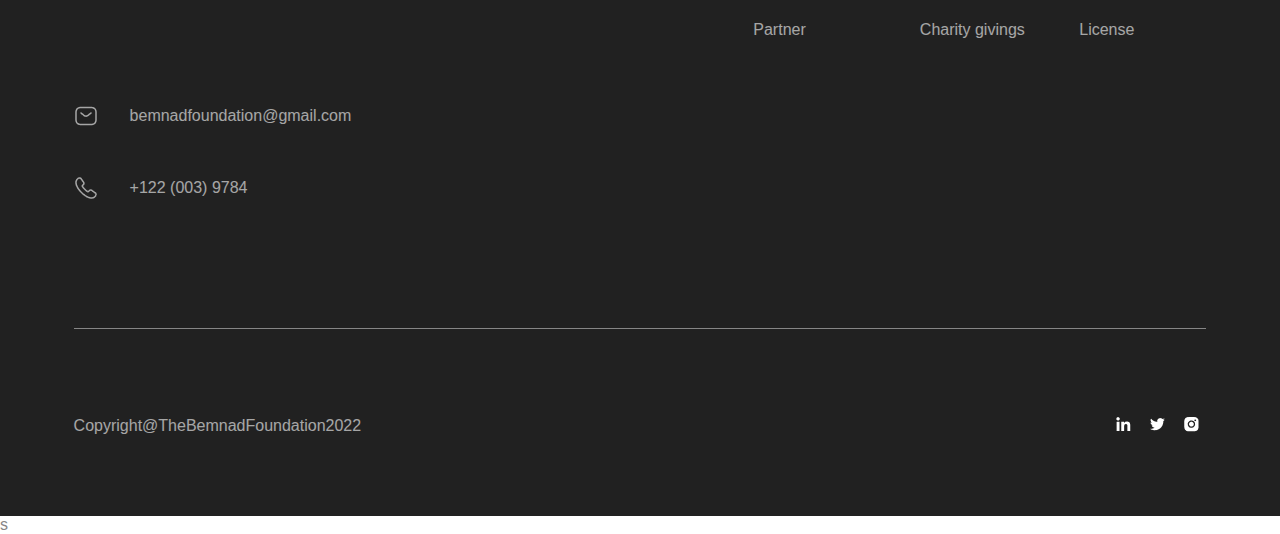
<file: policies.html>
<html lang="en">
<head>
    <meta charset="UTF-8">
    <meta name="viewport" content="width=
    , initial-scale=1.0">
    <link rel="stylesheet" href="style1.css">
    <link rel="shortcut icon" href="Group 15.png" type="image/x-icon">
    <title>www.tbfoundation.com</title>
</head>
<body>
    <header class="e-header">
        <section class="e-hero">
            <nav class="navbar e-navbar">
                <img src="logo-black.png" alt="Logo" class="Logo">
                <ul class="navlinks">
                        <li><a href="#" class="navlink  e-navlink">Home</a></li>
                        <li><a href="#" class="navlink e-navlink">The Foundation</a></li>
                        <li><a href="#" class="navlink e-navlink default">Events</a></li>
                        <li><img src="menu.png" alt=""></li>
                </ul>
            </nav>
            <section class="e-hero-head">
                <h1 class="e-hero-header row-header">
                TB Foundation Policies
                </h1>

            </section>
        </section>
        <section class="event-img">
        <img src="event-image.png" alt="" class="e-image">
        </section>
    </header>
    <footer>
        
        <section class="footer">
            <section class="top-footer">
                <div class="top-foot">
                    <section class="side-footer">
                        <img src="Group 15.png" alt="Logo" class="Logo">
                        <p class="side-footer-txt">
                            Making tremendous impact with our little effort
                        </p>
                       
                    </section>
                    <section class="footer-links">
                        <div class="company-links">
                            <p class="c-l-header">Company</p>
                            <p class="c-l-text">Our Story</p>
                            <p class="c-l-text">The Foundation</p>
                            <p class="c-l-text">Partner</p>
                        </div>
                        <div class="company-links">
                            <p class="c-l-header">Services</p>
                            <p class="c-l-text">Donation</p>
                            <p class="c-l-text">Accredition</p>
                            <p class="c-l-text">Charity givings</p>
                        </div>
                        <div class="company-links">
                            <p class="c-l-header">Legal</p>
                            <p class="c-l-text">Terms of Services</p>
                            <p class="c-l-text">Privacy Policies</p>
                            <p class="c-l-text">License</p>
                        </div>
                    </section>
                </div>
                <div class="contacts">
                    <div class="contact">
                        <img src="Sms.png" alt="" class="icon">
                        <p class="email">bemnadfoundation@gmail.com</p>
                    </div>
                    <div class="contact">
                        <img src="Call.png" alt="" class="icon">
                        <p class="phone">+122 (003) 9784
                        </p>
                    </div>
                </div>
            </section>
            <section class="bottom-footer">
                <p class="copyright">
                    Copyright@TheBemnadFoundation2022
                </p>
                <div class="social-links">
                    <img src="Linkedin.png" alt="Linkedin">
                    <img src="Twitter.png" alt="twitter">
                    <img src="Instagram.png" alt="instagram">
                </div>
            </section>
        </section>
    </footer>
</body>
</html>s
</file>
<file: style1.css>
:root{
    --pcolor:#FCCC53;
    --scolor:#439182;
    --footer-color:#212121;
    --accent-color:#868686;
    --accent-color-dark:#363636;
    --hover-accent:#fff;
    --f-s-s :1rem;
    --f-s-m :1.4rem;
    --f-s-s-h:3rem;
    --f-s-s-t:1rem;
    --f-s-t :1.2rem;
    --f-s-b :4.5rem;
    --f-f-t :'Cabinet Grotesk',sans-serif;
    --f-f-l :'Satoshi',sans-serif;
    --f-w-b :700;
    --f-w-r :400;
}
*{
    box-sizing: border-box;
    margin: 0;
    padding: 0;
}
body{
    font-family: var(--f-f-t);
    color: var(--accent-color);
    
}
/* utilities */

.btn{
    padding: 0.8em 1.2em; 
   display: inline-block;
   color: #000;
   text-decoration: none;
   font-size: var(--f-s-s);
   font-family: var(--f-f-l);
   font-weight: var(--f-w-b);
   transition: ease-in-out 300ms all;
}
.btn:hover{
   color: #fff;
   background-color: #000;
   transition: all 300ms ease-in-out;
}
.btn-clear{
    border: 1px solid #000;
}
.btn-cta{
    background-color: var(--pcolor);
}
.link{ 
    margin-top: 2em;
    display: inline-block;
    color: #fff;
    font-weight: 700;
    font-size: 1rem;
    font-family: var(--f-f-l);
    text-decoration: none;
    border-bottom: 0.8px solid #fff ;
}
.column-cta>.link{
    border-bottom: 1px solid var(--accent-color-dark) ;  
}
.column-cta>.link:hover{
    color: var(--scolor);
    border-bottom-color: 1px solid var(--scolor) ;  
}
.link:hover{
    color: var(--pcolor);
    border-bottom: 1px solid var(--pcolor) ;
 }
.header{
    height: 150vh;
}
.hero{
    background: url('Group 85.png') no-repeat center center/cover;
    color: #fff;
    height: 80%;
    width: 100%;
    padding: 3rem;
    justify-content: space-between;
    align-items: center;
    
    
}
.navbar{
    display: flex;
    justify-content: space-between;
    align-items: center;
    padding:1rem 1.5rem ;
    align-self: self-start;
    width: 88%; 
    margin: 0 auto ;
    border-bottom: 1px solid #fff;
}
.nav-section{
    display: flex;
    justify-content: space-between;
    align-items: center;
    
}
.navlinks{
    list-style: none;
    display: flex;
    align-items: center;
    gap: 2.5rem;
    
}
.navlink{
    font-size: 1rem;
    text-decoration: none;
    font-family: var(--f-f-t);
    font-weight: var(--f-w-r);
    color:#fff;
    text-transform: uppercase;

}
.default{
    font-weight: 700;
}
.hero-item{
    margin-top: 30%;
    align-self: self-end;
    display: flex;
    justify-content: space-between;
    gap: 2rem;
    min-height: 20em;
   
    margin: 30% auto ;
}

.hero-header{
    font-size: 4rem;
    font-weight: var(--f-w-b);
    width: 45%;
    margin-left: 2.5em;
    align-self: flex-start;
}
.stats{
    display: flex;
    justify-content: space-between;
    gap: 2rem;
    align-self: flex-end;
    margin-right: 5.5em;
}
.stats-card{
    width: 30%;
    text-align: center;
}
.s-c-title{
    font-size: 2rem;
    font-weight: 500;
    font-family: var(--f-f-t);
}
.s-c-text{
    margin-top: 1rem;
    text-align: center;
    font-size: 1rem;
    font-weight: var(--f-w-r);
    font-family: var(--f-f-t);
}
.columns{
    display: flex;
}
.column{
    background-color: var(--scolor);
    font-size: 1.5rem;
    font-family: var(--f-f-t);
    font-weight: var(--f-w-r);
    color: #fff;
    padding: 3.6em 4.6em;
    min-height: calc(16.2rem + 20px);
    width: 100%;
}
.column-cta{
    background-color: var(--pcolor);
    color: var(--accent-color-dark);
}
.column-cta > a{
    color: var(--accent-color-dark);
    
}

main{
    margin-top:8rem;
}

.sct-txt{
    text-align: center;
}
.section-header{
    text-align: center;
    font-size:var(--f-s-s-h);
    font-family: var(--f-f-t);
    max-width: 44%;
    margin:2rem auto;
    font-weight: 600;
    color: var(--accent-color-dark);

}
.section-text{
    font-size: var(--f-s-s);
    font-family: var(--f-f-l);
    color: var(--accent-color);
    margin-bottom: 1.8em;
}
.dropdown{
    width: 65%;
    margin: 3em auto;
    padding: 0.5rem;
    display: flex;
    justify-content: space-between;
    align-items: center;
    border: 1px  solid #000;
    border-width: 0.5px 1px 1px 0.5px ;
    
    
}
.dropdown-icon{
    scale: 1.3;
}
.tab{
    display: flex;
    justify-content: space-between;
    align-items: center;
    gap: 40%;
    color: var(--accent-color);
    padding: 0.1rem 2rem ;
    width: 25%;
}
.t-two, .t-three{
    border-left: 1px solid var(--accent-color);
}


.title{
    font-weight: 600;
}

.row-one{
    display: flex;
    gap: 5em;
    align-items: center;
    margin: 5rem auto;
}
.row-img,.row-content{
    width: 50%;

}
.row-content{
    width: calc(50% - 5em);
    padding: 6.5em;
}
.row-txt{
    width: 90%;
    margin-bottom: 2rem;
}
.row-text{
    line-height: 3.5ch;
}
.row-header{

    font-size:var(--f-s-s-h);
    font-weight: 600;
    color:var(--accent-color-dark);
}
.row-end{
    margin-bottom: 10em;
}
.thinner{
     width: 70%;
}
.row-list{
    list-style: none;
    display: grid;
    gap: 2rem;
    justify-content: left;
    align-items: center;
    margin-bottom: 3em;
}
.row-list > li{
    display: flex;
    gap: 3.5em;
    justify-content: flex-start;
    align-items: center;
    
}
.partners{
    padding: 6rem;
    display: flex;
    justify-content: space-around;
    align-items: center;
}
.three{
    margin-bottom: 10em;
}
.three  > .btn{
    display: block;
    max-width: 10em;
    margin: 2rem auto;
    text-align: center;
}
.blogs{
    display: flex;
    min-height: 80%;
    line-height: 3.5ch;
    margin: 10em auto;
}
.blog{
    padding: 5rem;
    color: #fff;
    font-family: var(--f-f-l);
    font-size: 1rem;
    font-weight: var(--f-w-r);   
}
.blogcontent{
 margin-top: 18rem;
 width: 18.8em;
 display: grid;
 gap: 2rem;
 justify-content: space-evenly;
 align-items: start;
}
.blog-one{
    background: url('Rectangle 11.png') no-repeat center center/cover;
    flex: 1;
}
.blog-two{
    background: url('Rectangle 12.png') no-repeat center center/cover;
    flex: 1;
}
.blog-header,.blog-sub-header,.blog-text{
    opacity:85%;
}
.blog-sub-header{
   text-transform: uppercase;
   font-family: var(--f-f-t); 
   font-weight: var(--f-w-b);

}
.blog-header{
    font-size: 1.5rem;
    font-family: var(--f-f-t); 
    font-weight: var(--f-w-b);
}
.blogcontent > .link{
    width: 6em;
}
.newsletter{
    margin-bottom: 8em;
}
.email-container{
    width: 34%;
    height: 3.15rem;
    margin: 4em auto;
    display: flex;
    gap: 0.5rem;
}
#email{
   width: 100%;
    height: 100%;
    padding: 0.5rem 1rem;
}
.newslet-btn{
padding: 1rem 2rem;
}
.footer{
    margin-top: 4em;
    background-color: #212121;
    color: #fff;
    padding: 4.6em;
    
}
.top-footer{
    min-height: 30.5rem;
   
    padding-bottom: 5em;
    margin-bottom: 5em;
    border-bottom: 1px solid var(--accent-color);
}
.top-foot{
    min-height: 16.625rem;
    display: flex;
    justify-content:space-between;
}
.side-footer{
    display: grid;
    align-items: center;
    padding-bottom: 4em;
}
.footer-links{
    width: 40%;
    display: flex;
    justify-content: space-between;
    align-items: center;
}
.company-links{
    display: grid;
    justify-content: space-between;
    align-items: center;
    gap: 2rem;
}
.c-l-header{
    opacity: 85%;
    font-weight: var(--f-w-b);
}
.c-l-text{
    opacity: 60%;
}
.contact{
    display: flex;
    align-items: center;
    gap: 2em;
    margin: 3rem auto;
    margin-top: 1rem;
}
.side-footer-txt{
    width: 80%;
    line-height: 3ch;
}
.email,.phone,.copyright,.side-footer-txt{
    opacity: 60%;
}
.bottom-footer{
    display: flex;
    justify-content:space-between;
    align-items:center;
}

/* Event html styling */

.e-hero{
    background-color: var(--pcolor);
    min-height:60vh ;
}
.e-navbar{
    border-bottom: 1px solid #000;
}
a.e-navlink{
    color: #000;
}
.e-hero-head{
    display: flex;
    justify-content: space-between;
    gap: 12%;
    margin-top: 12rem;
    height: 25rem;
    padding:1em 8em;  
}
h1.e-hero-header{
    font-size: 4rem;
    align-self: flex-start;
    width: calc(83% - 8em);
}
.e-hero-text{
    font-size: var(--f-s-m);
    color: #000;
    opacity: 60%;
    align-self: flex-end;
    width: calc(45% - 8em);
}
.e-image{
width: 100%;
}
.main-one{
    display: flex;
    justify-content: space-between;
    gap: 10%;
    margin-top: 12rem;
    height: 25rem;
    padding:1em 10em; 
}
.main-one-header{
        font-size: 4rem;
        color: #363636; 
        font-weight: 600;
        width: 40%;
}
.main-one-texts{
    width:29.125rem;
    font-family: var(--f-f-l);
}
.one-text-header{
    font-weight: 600;
    margin-bottom: 2em;
}
.one-text{
    font-weight: 400;
}
.main-three{
    padding: 6em;
}
.faq{
    width: 75%;
    margin: 7em auto;
    display: grid;
    align-items:start;
    justify-content: space-between;
    grid-template-columns: 1fr 1fr;
    grid-template-rows: 1fr 1fr 1fr;
    gap: 5em;

    
}
.faq-questions{
   
    min-height:8.9rem;
}
.faq-header{
    font-weight:500;
    font-size:1.125rem;
    color: #363636;
    margin-bottom: 2rem;
}
.faq-text{
    font-size:1rem;
    color: #868686;
  
}
.f-hero{
    background-color: var(--scolor);
    min-height:60vh ;
}
.f-navbar{
    border-bottom: 1px solid #ffffff;
}
a.f-navlink{
    color: #ffffff;
}

/* Event html styling */

.e-hero{
    background-color: var(--pcolor);
    min-height:60vh ;
}
.e-navbar{
    border-bottom: 1px solid #000;
}
a.e-navlink{
    color: #000;
}
.e-hero-head{
    display: flex;
    justify-content: space-between;
    gap: 10%;
    margin-top: 12rem;
    height: 20rem;
    padding:1em 10em;  
}
h1.e-hero-header{
    font-size: 4rem;
    align-self: flex-start;
    width: calc(90% - 8em);
}
.e-hero-text{
    font-size: var(--f-s-m);
    color: #000;
    opacity: 60%;
    align-self: flex-end;
    width: calc(56% - 8em);
}
.e-image{
width: 100%;
}
.main-one{
    display: flex;
    justify-content: space-between;
    gap: 10%;
    margin-top: 12rem;
    height: 25rem;
    padding:1em 10em; 
}
.main-one-header{
        font-size: 4rem;
        color: #363636; 
        font-weight: 600;
        width: 40%;
}
.main-one-texts{
    width:29.125rem;
    font-family: var(--f-f-l);
}
.one-text-header{
    font-size: var(--f-s-m);
    font-weight: 600;
    margin-bottom: 2em;
}
.one-text{
    font-weight: 400;
}
.main-three{
    padding: 6em;
}
.faq{
    width: 75%;
    margin: 7em auto;
    display: grid;
    align-items:start;
    justify-content: space-between;
    grid-template-columns: 1fr 1fr;
    grid-template-rows: 1fr 1fr 1fr;
    gap: 5em;

    
}
.faq-questions{
   
    min-height:8.9rem;
}
.faq-header{
    font-weight:500;
    font-size:1.125rem;
    color: #363636;
    margin-bottom: 2rem;
}
.faq-text{
    font-size:1rem;
    color: #868686;
  
}

/* Foundation styling */

.f-hero{
    background-color: var(--scolor);
    min-height:60vh ;
}
.f-hero-text,.f-hero-header{
    color: #fff;
}
.f-navbar{
    border-bottom: 1px solid #ffffff;
}
a.f-navlink{
    color: #ffffff;
}
.row
.core{
    padding: 10rem;
}
.core-header{
    margin-bottom: 3em;
    color: var(--scolor);
}
.core-values{
    display: grid;
    grid-template-columns: 1fr 1fr;
    grid-template-rows: 1fr 1fr;
    gap: 10rem;
}
.values{
    min-height: 24rem;
   

}
.-value{
    position: relative;
    z-index: 3;
    margin:0.6em 3em;
}
.serial{
    position: absolute;
    z-index: 2;
}
.value-header{
    font-size: var(--f-s-s-h);
    font-family: var(--f-f-t);
    color: #000;
    width: 85%;
    font-weight: 600;
}
.value-text{
    margin-top: 2em;
    font-size: var(--f-s-s);
    font-family: var(--f-f-t);
    line-height: 3.5ch;
    color: var(--accent-color-dark);
}
.teams{
    display: grid;
    grid-template-columns: 1fr 1fr 1fr;
    grid-template-rows: 1fr 1fr;
    gap: 7rem;
}
.team{
    display: grid;
    gap: 1.5em;
}
.team-header{
    font-size: var(--f-s-m);
    font-family: var(--f-f-l);
    font-weight: 600;
}

.core{
    padding: 10rem;
}
.core-header{
    margin-bottom: 3em;
    color: var(--scolor);
}
.core-values{
    display: grid;
    grid-template-columns: 1fr 1fr;
    grid-template-rows: 1fr 1fr;
    gap: 10rem;
}
.team-header{
    font-size: var(--f-s-m);
    font-family: var(--f-f-l);
    font-weight: 600;
}
.e-e-hero{
        background-color: var(--pcolor);
        min-height:60vh ;
    
}
</file>
